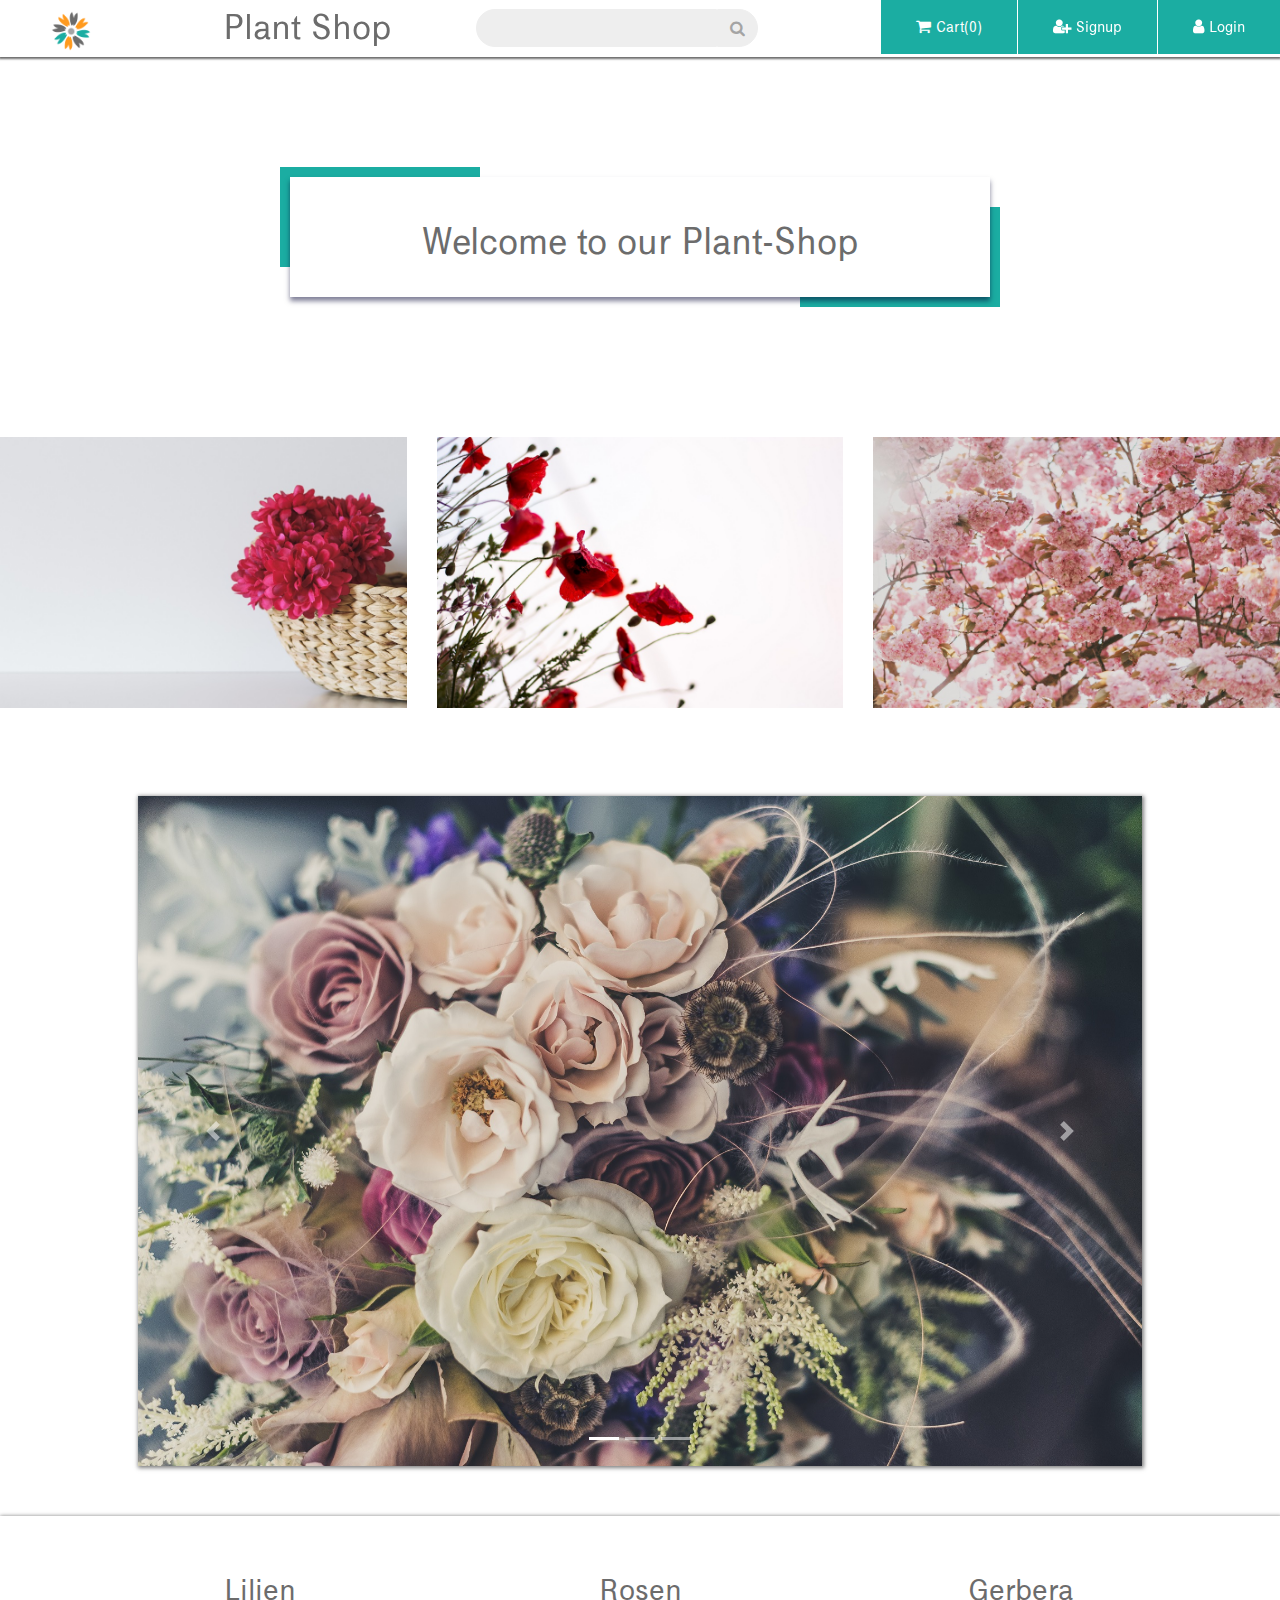
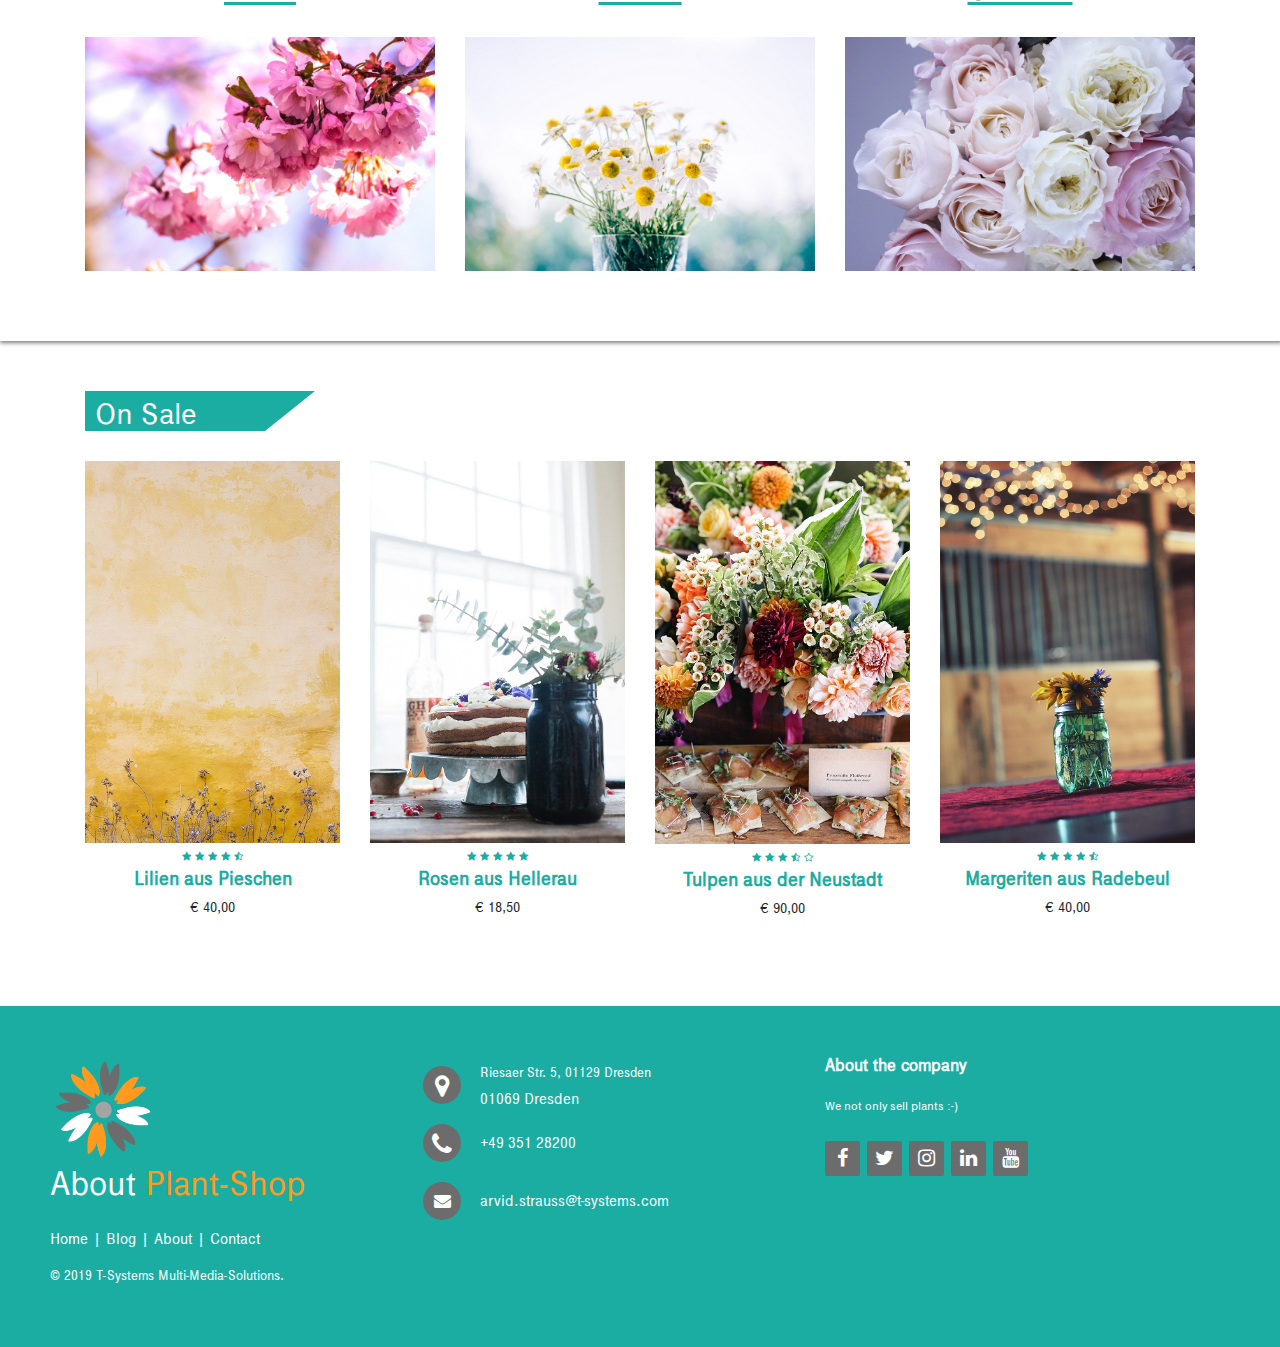
<file: index.html>
<!DOCTYPE html>
<html lang="en">

<head>
  <meta charset="UTF-8" />
  <meta name="viewport" content="width=device-width, initial-scale=1.0" />
  <meta http-equiv="X-UA-Compatible" content="ie=edge" />
  <link rel="stylesheet" href="https://stackpath.bootstrapcdn.com/bootstrap/4.3.1/css/bootstrap.min.css" />
  <link rel="stylesheet" href="https://stackpath.bootstrapcdn.com/font-awesome/4.7.0/css/font-awesome.min.css" />
  <link rel="stylesheet" href="./style.css" />
  <link rel="icon" href="img/favicon.ico" />
  <title>Plant Shop - Home</title>
</head>

<body>
  <script type="text/javascript" src="https://tags.tiqcdn.com/utag/t-systems-ms-training/di-plantshop/prod/utag.js">
  </script>

  <!-- nav-bar -->
  <div class="top-nav-bar">
    <div class="search-box">
      <a href="index.html">
        <img src="./img/logo_200x200.png" alt="Plant-Shop-Logo" class="logo" />
      </a>
      <a href="index.html">
        <h1>Plant Shop</h1>
      </a>
      <input type="text" class="form-control" />
      <span class="input-group-text"><i class="fa fa-search"></i></span>
    </div>
    <div class="menu-bar">
      <ul>
        <li class="submenu">
          <a href="login.html"><i class="fa fa-shopping-cart"></i>Cart(0)</a>
          <div id="shopping-cart">
            <table id="cart-content" class="u-full-width">
              <thead>
                <tr>
                  <th>Image</th>
                  <th>Name</th>
                  <th>Price</th>
                  <th>Qty</th>
                  <th></th>
                </tr>
              </thead>
              <tbody></tbody>
            </table>

            <a href="login.html" id="clear-cart" class="button-clear-cart u-full-width">Buy Now</a>
          </div>
        </li>
        <li>
          <a href="login.html"><i class="fa fa-user-plus"></i>Signup</a>
        </li>
        <li>
          <a href="login.html"><i class="fa fa-user"></i>Login</a>
        </li>
      </ul>
    </div>
  </div>

  <!-- Title -->
  <section class="title-plantshop container">
    <div class="title-box-plantshop">
      <div class="title-style text-center">
        <h1>Welcome to our Plant-Shop</h1>
      </div>
    </div>
  </section>

  <!-- Video Modals -->
  <div class="row">
    <!-- Grid column -->
    <div class="col-lg-4 col-md-12 mb-4">
      <!--Modal: Name-->
      <div class="modal fade" id="modal1" tabindex="-1" role="dialog" aria-labelledby="myModalLabel" aria-hidden="true">
        <div class="modal-dialog modal-lg" role="document">
          <!--Content-->
          <div class="modal-content">
            <!--Body-->
            <div class="modal-body mb-0 p-0">
              <div class="embed-responsive embed-responsive-16by9 z-depth-1-half">
                <div class="embed-responsive-item" id="video1"></div>
              </div>
            </div>

            <!--Footer-->
            <div class="modal-footer justify-content-center">
              <span class="mr-4">Spread the word!</span>
              <a type="button" class="btn-floating btn-sm btn-fb"><i class="fa fa-facebook-f"></i></a>
              <!--Twitter-->
              <a type="button" class="btn-floating btn-sm btn-tw"><i class="fa fa-twitter"></i></a>
              <!--Google +-->
              <a type="button" class="btn-floating btn-sm btn-gplus"><i class="fa fa-google-plus"></i></a>
              <!--Linkedin-->
              <a type="button" class="btn-floating btn-sm btn-ins"><i class="fa fa-linkedin"></i></a>

              <button type="button" class="btn btn-outline-primary btn-rounded btn-md ml-4" data-dismiss="modal">
                Close
              </button>
            </div>
          </div>
          <!--/.Content-->
        </div>
      </div>
      <!--Modal: Name-->

      <a><img class="img-fluid z-depth-1" src="img/modal1.jpg" alt="modal1" data-toggle="modal"
          data-target="#modal1" /></a>
    </div>
    <!-- Grid column -->

    <!-- Grid column -->
    <div class="col-lg-4 col-md-6 mb-4">
      <!--Modal: Name-->
      <div class="modal fade" id="modal6" tabindex="-1" role="dialog" aria-labelledby="myModalLabel" aria-hidden="true">
        <div class="modal-dialog modal-lg" role="document">
          <!--Content-->
          <div class="modal-content">
            <!--Body-->
            <div class="modal-body mb-0 p-0">
              <div class="embed-responsive embed-responsive-16by9 z-depth-1-half">
                <div class="embed-responsive-item" id="video2"></div>
              </div>
            </div>

            <!--Footer-->
            <div class="modal-footer justify-content-center">
              <span class="mr-4">Spread the word!</span>
              <a type="button" class="btn-floating btn-sm btn-fb"><i class="fa fa-facebook-f"></i></a>
              <!--Twitter-->
              <a type="button" class="btn-floating btn-sm btn-tw"><i class="fa fa-twitter"></i></a>
              <!--Google +-->
              <a type="button" class="btn-floating btn-sm btn-gplus"><i class="fa fa-google-plus"></i></a>
              <!--Linkedin-->
              <a type="button" class="btn-floating btn-sm btn-ins"><i class="fa fa-linkedin"></i></a>

              <button type="button" class="btn btn-outline-primary btn-rounded btn-md ml-4" data-dismiss="modal">
                Close
              </button>
            </div>
          </div>
          <!--/.Content-->
        </div>
      </div>
      <!--Modal: Name-->

      <a><img class="img-fluid z-depth-1" src="img/modal2.jpg" alt="modal2" data-toggle="modal"
          data-target="#modal6" /></a>
    </div>
    <!-- Grid column -->

    <!-- Grid column -->
    <div class="col-lg-4 col-md-6 mb-4">
      <!--Modal: Name-->
      <div class="modal fade" id="modal4" tabindex="-1" role="dialog" aria-labelledby="myModalLabel" aria-hidden="true">
        <div class="modal-dialog modal-lg" role="document">
          <!--Content-->
          <div class="modal-content">
            <!--Body-->
            <div class="modal-body mb-0 p-0">
              <div class="embed-responsive embed-responsive-16by9 z-depth-1-half">
                <div class="embed-responsive-item" id="video3"></div>
              </div>
            </div>

            <!--Footer-->
            <div class="modal-footer justify-content-center">
              <span class="mr-4">Spread the word!</span>
              <a type="button" class="btn-floating btn-sm btn-fb"><i class="fa fa-facebook-f"></i></a>
              <!--Twitter-->
              <a type="button" class="btn-floating btn-sm btn-tw"><i class="fa fa-twitter"></i></a>
              <!--Google +-->
              <a type="button" class="btn-floating btn-sm btn-gplus"><i class="fa fa-google-plus"></i></a>
              <!--Linkedin-->
              <a type="button" class="btn-floating btn-sm btn-ins"><i class="fa fa-linkedin"></i></a>

              <button type="button" class="btn btn-outline-primary btn-rounded btn-md ml-4" data-dismiss="modal">
                Close
              </button>
            </div>
          </div>
          <!--/.Content-->
        </div>
      </div>
      <!--Modal: Name-->

      <a><img class="img-fluid z-depth-1" src="img/modal3.jpg" alt="modal3" data-toggle="modal"
          data-target="#modal4" /></a>
    </div>
    <!-- Grid column -->
  </div>

  <!-- header -->
  <section class="header">
    <div class="slider">
      <div id="carouselExampleFade" class="carousel slide carousel-fade" data-ride="carousel">
        <div class="carousel-inner">
          <div class="carousel-item active">
            <img src="./img/flowers3.jpg" class="d-block w-100" />
          </div>
          <div class="carousel-item">
            <img src="./img/flowers2.jpg" class="d-block w-100" />
          </div>
          <div class="carousel-item">
            <img src="./img/flowers1.jpg" class="d-block w-100" />
          </div>
        </div>
        <a class="carousel-control-prev" href="#carouselExampleFade" role="button" data-slide="prev">
          <span class="carousel-control-prev-icon" aria-hidden="true"></span>
          <span class="sr-only">Previous</span>
        </a>
        <a class="carousel-control-next" href="#carouselExampleFade" role="button" data-slide="next">
          <span class="carousel-control-next-icon" aria-hidden="true"></span>
          <span class="sr-only">Next</span>
        </a>
        <ol class="carousel-indicators">
          <li data-target="#slider" data-slide-to="0" class="active"></li>
          <li data-target="#slider" data-slide-to="1"></li>
          <li data-target="#slider" data-slide-to="2"></li>
        </ol>
      </div>
    </div>
  </section>

  <!-- featured Categories -->
  <section class="featured-categories">
    <div class="container">
      <div class="row">
        <div class="col-md-4">
          <h2>Lilien</h2>
          <img src="img/flowers5.jpg" />
        </div>
        <div class="col-md-4">
          <h2>Rosen</h2>
          <img src="img/flowers6.jpg" alt="" />
        </div>
        <div class="col-md-4">
          <h2>Gerbera</h2>
          <img src="img/flowers7.jpg" alt="" />
        </div>
      </div>
    </div>
  </section>

  <!-- on Sale Product -->
  <section class="on-sale">
    <div class="container">
      <div class="title-box">
        <h2>On Sale</h2>
      </div>
      <div class="row">
        <div class="col-md-3">
          <div class="product-top">
            <a href="product.html"><img src="./img/flowers4.jpg" /></a>
            <div class="overlay-right">
              <a href="product.html" class="btn btn-secondary" title="Quick Shop"><i class="fa fa-eye"></i></a>
              <button type="button" class="btn btn-secondary" title="Add to Wishlist">
                <i class="fa fa-heart-o"></i>
              </button>
              <button type="button" class="btn btn-secondary" title="Add to Cart">
                <i class="fa fa-shopping-cart"></i>
              </button>
            </div>
          </div>
          <div class="product-bottom text-center">
            <i class="fa fa-star"></i>
            <i class="fa fa-star"></i>
            <i class="fa fa-star"></i>
            <i class="fa fa-star"></i>
            <i class="fa fa-star-half-o"></i>
            <h3>Lilien aus Pieschen</h3>
            <h5>€ 40,00</h5>
          </div>
        </div>
        <div class="col-md-3">
          <div class="product-top">
            <a href="product.html"><img src="./img/flowers10.jpg" /></a>
            <div class="overlay-right">
              <a href="product.html" class="btn btn-secondary" title="Quick Shop"><i class="fa fa-eye"></i></a>
              <button type="button" class="btn btn-secondary" title="Add to Wishlist">
                <i class="fa fa-heart-o"></i>
              </button>
              <button type="button" class="btn btn-secondary" title="Add to Cart">
                <i class="fa fa-shopping-cart"></i>
              </button>
            </div>
          </div>
          <div class="product-bottom text-center">
            <i class="fa fa-star"></i>
            <i class="fa fa-star"></i>
            <i class="fa fa-star"></i>
            <i class="fa fa-star"></i>
            <i class="fa fa-star"></i>
            <h3>Rosen aus Hellerau</h3>
            <h5>€ 18,50</h5>
          </div>
        </div>
        <div class="col-md-3">
          <div class="product-top">
            <a href="product.html"><img src="./img/flowers8.jpg" /></a>
            <div class="overlay-right">
              <a href="product.html" class="btn btn-secondary" title="Quick Shop"><i class="fa fa-eye"></i></a>
              <button type="button" class="btn btn-secondary" title="Add to Wishlist">
                <i class="fa fa-heart-o"></i>
              </button>
              <button type="button" class="btn btn-secondary" title="Add to Cart">
                <i class="fa fa-shopping-cart"></i>
              </button>
            </div>
          </div>
          <div class="product-bottom text-center">
            <i class="fa fa-star"></i>
            <i class="fa fa-star"></i>
            <i class="fa fa-star"></i>
            <i class="fa fa-star-half-o"></i>
            <i class="fa fa-star-o"></i>
            <h3>Tulpen aus der Neustadt</h3>
            <h5>€ 90,00</h5>
          </div>
        </div>
        <div class="col-md-3">
          <div class="product-top">
            <a href="product.html"><img src="./img/flowers9.jpg" /></a>
            <div class="overlay-right">
              <a href="product.html" class="btn btn-secondary" title="Quick Shop"><i class="fa fa-eye"></i></a>
              <button type="button" class="btn btn-secondary" title="Add to Wishlist">
                <i class="fa fa-heart-o"></i>
              </button>
              <button type="button" class="btn btn-secondary" title="Add to Cart">
                <i class="fa fa-shopping-cart"></i>
              </button>
            </div>
          </div>
          <div class="product-bottom text-center">
            <i class="fa fa-star"></i>
            <i class="fa fa-star"></i>
            <i class="fa fa-star"></i>
            <i class="fa fa-star"></i>
            <i class="fa fa-star-half-o"></i>
            <h3>Margeriten aus Radebeul</h3>
            <h5>€ 40,00</h5>
          </div>
        </div>
      </div>
    </div>
  </section>

  <!-- footer -->
  <footer class="footer-distributed">
    <div class="footer-left">
      <img src="img/logo_white_200x200.png" />
      <h3>About<span> Plant-Shop</span></h3>

      <p class="footer-links">
        <a href="#">Home</a>
        |
        <a href="#">Blog</a>
        |
        <a href="#">About</a>
        |
        <a href="#">Contact</a>
      </p>

      <p class="footer-company-name">
        © 2019 T-Systems Multi-Media-Solutions.
      </p>
    </div>

    <div class="footer-center">
      <div>
        <i class="fa fa-map-marker"></i>
        <p>
          <span>Riesaer Str. 5, 01129 Dresden</span>
          01069 Dresden
        </p>
      </div>

      <div>
        <i class="fa fa-phone"></i>
        <p>+49 351 28200</p>
      </div>
      <div>
        <i class="fa fa-envelope"></i>
        <p>
          <a href="mailto:arvid.strauss@t-systems.com">arvid.strauss@t-systems.com</a>
        </p>
      </div>
    </div>
    <div class="footer-right">
      <p class="footer-company-about">
        <span>About the company</span>
        We not only sell plants :-)
      </p>
      <div class="footer-icons">
        <a href="#"><i class="fa fa-facebook"></i></a>
        <a href="#"><i class="fa fa-twitter"></i></a>
        <a href="#"><i class="fa fa-instagram"></i></a>
        <a href="#"><i class="fa fa-linkedin"></i></a>
        <a href="#"><i class="fa fa-youtube"></i></a>
      </div>
    </div>
  </footer>

  <script src="https://code.jquery.com/jquery-3.3.1.slim.min.js"></script>
  <script src="https://stackpath.bootstrapcdn.com/bootstrap/4.3.1/js/bootstrap.min.js"></script>
  <script src="js/script.js"></script>
</body>

</html>
</file>
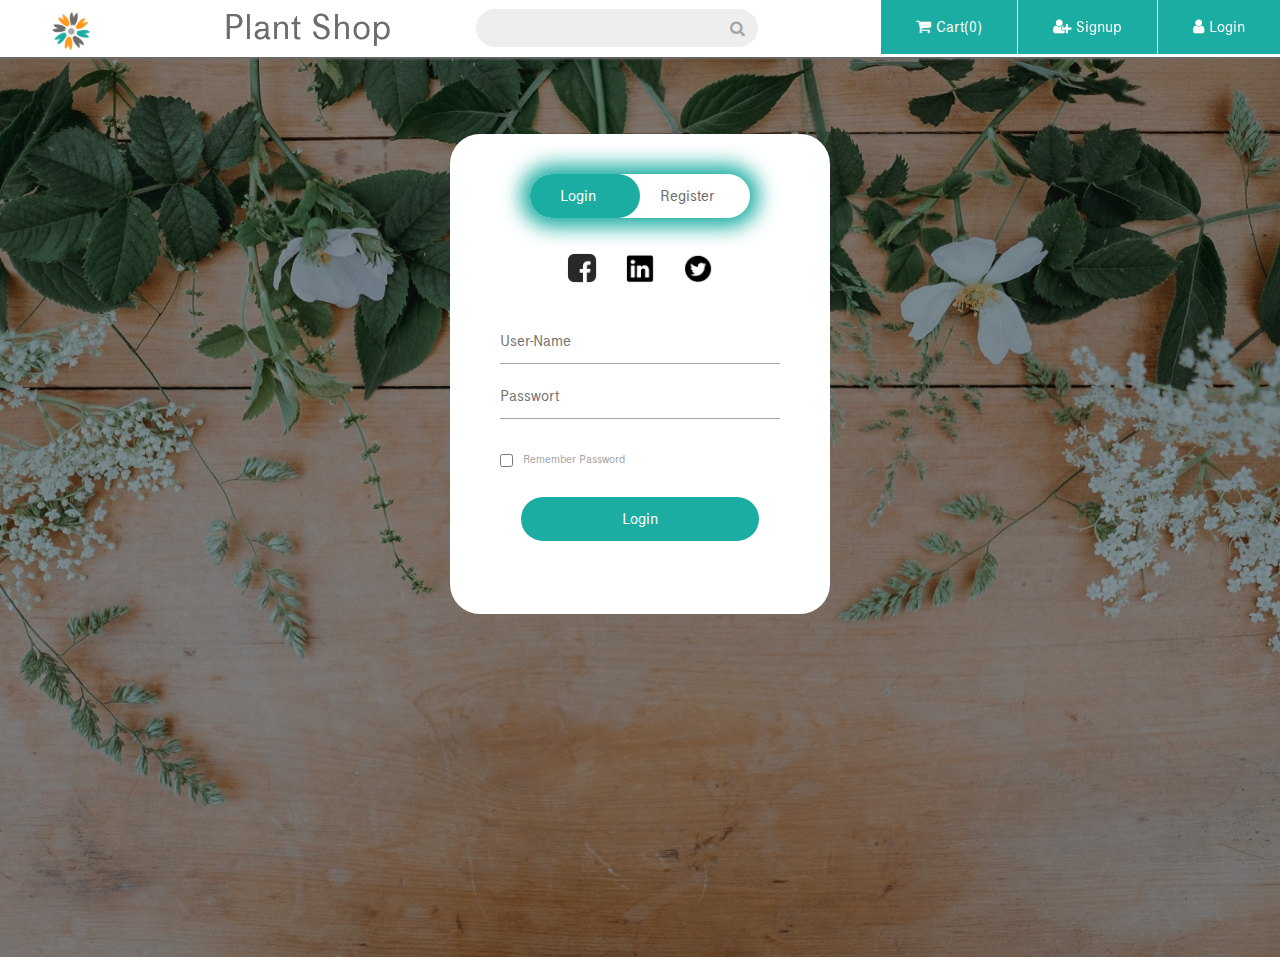
<file: login.html>
<!DOCTYPE html>
<html lang="en">

<head>
  <meta charset="UTF-8" />
  <meta name="viewport" content="width=device-width, initial-scale=1.0" />
  <meta http-equiv="X-UA-Compatible" content="ie=edge" />
  <link rel="stylesheet" href="https://stackpath.bootstrapcdn.com/bootstrap/4.3.1/css/bootstrap.min.css" />
  <link rel="stylesheet" href="https://stackpath.bootstrapcdn.com/font-awesome/4.7.0/css/font-awesome.min.css" />
  <link rel="stylesheet" href="./style.css" />
  <link rel="stylesheet" href="./login.css" />
  <link rel="icon" href="img/favicon.ico" />
  <title>Login</title>

  <!-- Embed Webtrekk Tracking Script v4 Pixel  -->
  <script src="js/webtrekk_v4.min.js"></script>

  <!-- Konfiguration Webtrekk v4 Pixel -->
  <script type="text/javascript">
    var pageconfig = {
      contentId: "", // generiert eine automatische Content ID aus der URL
      linkTrack: "link", // aktiviert das Linktracking [link oder standard]
      linkTrackAttribute: "id"
    };
    var wt = new webtrekkV3(pageconfig);
    wt.sendinfo();
  </script>

  <!-- the Webtrekk Tracking-Pixel -->
  <noscript>
    <img src="https://tsystems01.webtrekk.net/371090051465173/wt?p=445,0" height="1" width="1" alt="" />
  </noscript>
</head>

<body>
  <!-- nav-bar -->
  <div class="top-nav-bar">
    <div class="search-box">
      <a href="index.html">
        <img src="./img/logo_200x200.png" alt="Plant-Shop-Logo" class="logo" />
      </a>
      <a href="index.html">
        <h1>Plant Shop</h1>
      </a>
      <input type="text" class="form-control" />
      <span class="input-group-text"><i class="fa fa-search"></i></span>
    </div>
    <div class="menu-bar">
      <ul>
        <li class="submenu">
          <a href="login.html"><i class="fa fa-shopping-cart"></i>Cart(0)</a>
          <div id="shopping-cart">
            <table id="cart-content" class="u-full-width">
              <thead>
                <tr>
                  <th>Image</th>
                  <th>Name</th>
                  <th>Price</th>
                  <th></th>
                </tr>
              </thead>
              <tbody></tbody>
            </table>

            <a href="#" id="clear-cart" class="button-clear-cart u-full-width">Clear Cart</a>
          </div>
        </li>
        <li>
          <a href="login.html"><i class="fa fa-user-plus"></i>Signup</a>
        </li>
        <li>
          <a href="login.html"><i class="fa fa-user"></i>Login</a>
        </li>
      </ul>
    </div>
  </div>

  <!-- Login-Form -->
  <section id="hero">
    <div class="form-box">
      <div class="button-box">
        <div id="btn"></div>
        <button id="login-btn" onclick="login()">
          Login
        </button>
        <button id="register-btn" onclick="register()">
          Register
        </button>
      </div>
      <div class="social-icons">
        <img src="./img/fb.png" alt="facebook-icon" />
        <img src="./img/ln.png" alt="linkedin-icon" />
        <img src="./img/tw.png" alt="twitter-icon" />
      </div>

      <form id="login-form" action="success.html">
        <input type="text" placeholder="User-Name" required />
        <input type="password" placeholder="Passwort" required />
        <input type="checkbox" id="login-checkbox" /><label for="login-checkbox">Remember Password</label>
        <button type="submit">Login</button>
      </form>

      <form id="register-form" action="success.html">
        <input type="text" placeholder="User-Name" required />
        <input type="text" placeholder="E-Mail" required />
        <input type="password" placeholder="Passwort" required />
        <input type="checkbox" id="register-checkbox" /><label for="register-checkbox">I agree to the terms &
          conditions</label>
        <button type="submit">Register</button>
      </form>
    </div>
  </section>

  <script src="js/script.js"></script>
  <!-- Sliding Buttons -->
  <script>
    var x = document.getElementById("login-form");
    var y = document.getElementById("register-form");
    var z = document.getElementById("btn");
    var l = document.getElementById("login-btn");
    var r = document.getElementById("register-btn");

    function register() {
      x.style.left = "-400px";
      y.style.left = "50px";
      z.style.left = "110px";
      l.style.color = "var(--darkgrey)";
      r.style.color = "var(--white)";
    }

    function login() {
      x.style.left = "50px";
      y.style.left = "450px";
      z.style.left = "0";
      r.style.color = "var(--darkgrey)";
      l.style.color = "var(--white)";
    }
  </script>
</body>

</html>
</file>
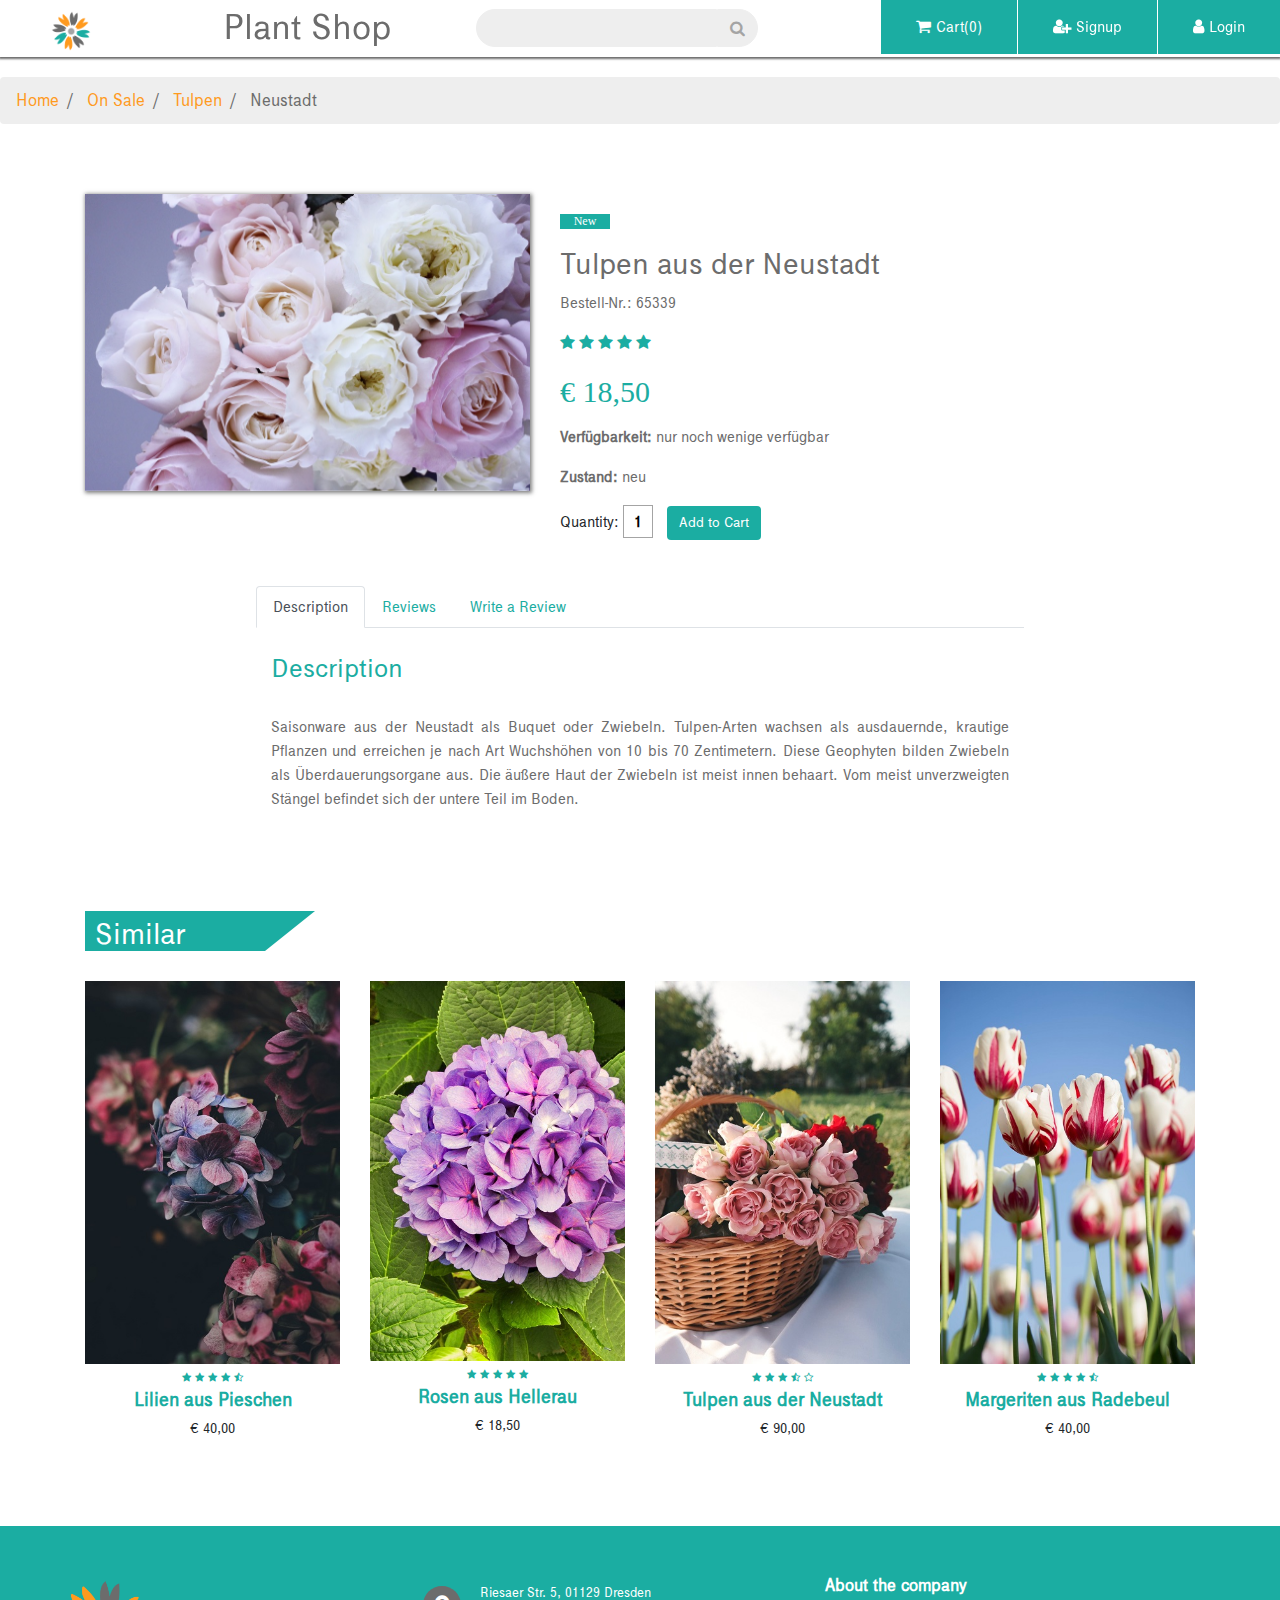
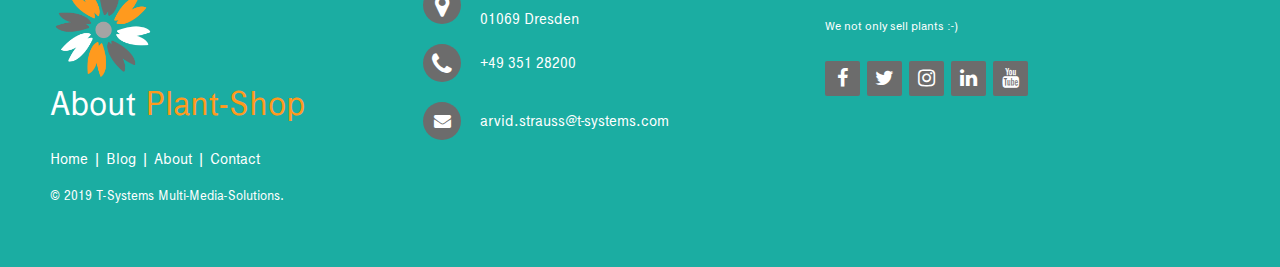
<file: product-similar.html>
<!DOCTYPE html>
<html lang="en">

<head>
  <meta charset="UTF-8" />
  <meta name="viewport" content="width=device-width, initial-scale=1.0" />
  <meta http-equiv="X-UA-Compatible" content="ie=edge" />
  <link rel="stylesheet" href="https://stackpath.bootstrapcdn.com/bootstrap/4.3.1/css/bootstrap.min.css" />
  <link rel="stylesheet" href="https://stackpath.bootstrapcdn.com/font-awesome/4.7.0/css/font-awesome.min.css" />
  <link rel="stylesheet" href="./style.css" />
  <link rel="icon" href="./img/favicon.ico" />
  <title>Plant-Shop Tulpen Neustadt</title>

  <!-- Embed Webtrekk Tracking Script v4 Pixel  -->
  <script src="js/webtrekk_v4.min.js"></script>

  <!-- Konfiguration Webtrekk v4 Pixel -->
  <script type="text/javascript">
    var pageconfig = {
      contentId: "", // generiert eine automatische Content ID aus der URL
      linkTrack: "link", // aktiviert das Linktracking [link oder standard]
      linkTrackAttribute: "id"
    };
    var wt = new webtrekkV3(pageconfig);

    wt.contentGroup = {
      11: "Tulpen"
    };
    wt.productCategory = {
      2: "Neustadt-Tulpen"
    };

    wt.product = "Tulpen aus der Neustadt";
    wt.productCost = "18.50";
    wt.productStatus = "view"; // view, add or conf

    wt.sendinfo();
  </script>

  <!-- the Webtrekk Tracking-Pixel -->
  <noscript>
    <img src="https://tsystems01.webtrekk.net/371090051465173/wt?p=445,0" height="1" width="1" alt="" />
  </noscript>
</head>

<body>
  <!-- nav-bar -->
  <div class="top-nav-bar">
    <div class="search-box">
      <a href="index.html">
        <img src="./img/logo_200x200.png" alt="Plant-Shop-Logo" class="logo" />
      </a>
      <a href="index.html">
        <h1>Plant Shop</h1>
      </a>
      <input type="text" class="form-control" />
      <span class="input-group-text"><i class="fa fa-search"></i></span>
    </div>
    <div class="menu-bar">
      <ul>
        <li class="submenu">
          <a href="login.html"><i class="fa fa-shopping-cart"></i>Cart(0)</a>
          <div id="shopping-cart">
            <table id="cart-content" class="u-full-width">
              <thead>
                <tr>
                  <th>Image</th>
                  <th>Name</th>
                  <th>Price</th>
                  <th>Qty</th>
                  <th></th>
                </tr>
              </thead>
              <tbody></tbody>
            </table>

            <a href="login.html" id="clear-cart" class="button-clear-cart u-full-width">Buy Now</a>
          </div>
        </li>
        <li>
          <a href="login.html"><i class="fa fa-user-plus"></i>Signup</a>
        </li>
        <li>
          <a href="login.html"><i class="fa fa-user"></i>Login</a>
        </li>
      </ul>
    </div>
  </div>

  <!-- Breadcrumb -->
  <ul class="breadcrumb">
    <li><a href="index.html">Home</a></li>
    <li><a href="#">On Sale</a></li>
    <li><a href="#">Tulpen</a></li>
    <li>Neustadt</li>
  </ul>

  <!-- product details -->
  <div class="product-detail">
    <!-- Single product -->
    <div class="single-product container">
      <div class="row">
        <div class="col-md-5">
          <div id="product-slider" class="carousel slide carousel-fade" data-ride="carousel">
            <div class="carousel-inner">
              <div class="carousel-item active">
                <img src="./img/flowers7.jpg" class="img-one d-block w-100" />
              </div>
              <div class="carousel-item">
                <img src="./img/flowers6.jpg" class="d-block w-100" />
              </div>
              <div class="carousel-item">
                <img src="./img/flowers5.jpg" class="d-block w-100" />
              </div>
            </div>
          </div>
        </div>
        <div class="col-md-7">
          <p class="new-arrival text-center">New</p>
          <h2 id="title-product">Tulpen aus der Neustadt</h2>
          <p>Bestell-Nr.: 65339</p>
          <i class="fa fa-star"></i>
          <i class="fa fa-star"></i>
          <i class="fa fa-star"></i>
          <i class="fa fa-star"></i>
          <i class="fa fa-star"></i>
          <p class="price">€ 18,50</p>
          <p><b>Verfügbarkeit: </b>nur noch wenige verfügbar</p>
          <p><b>Zustand: </b>neu</p>
          <label for="productQuantity">Quantity: </label>
          <input id="productQuantity" type="text" value="1" />
          <button class="btn btn-primary add-to-cart" id="add-to-cart" data-id="2">
            Add to Cart
          </button>
        </div>
      </div>
    </div>

    <!-- Product description -->
    <div class="product-description">
      <br />
      <!-- Nav tabs -->
      <ul class="nav nav-tabs">
        <li class="nav-item">
          <a class="nav-link active" data-toggle="tab" href="#description">Description</a>
        </li>
        <li class="nav-item">
          <a class="nav-link" data-toggle="tab" href="#reviews">Reviews</a>
        </li>
        <li class="nav-item">
          <a class="nav-link" data-toggle="tab" href="#make-review">Write a Review</a>
        </li>
      </ul>

      <!-- Tab panes -->
      <div class="tab-content">
        <div id="description" class="container tab-pane active">
          <br />
          <h3>Description</h3>
          <p>
            Saisonware aus der Neustadt als Buquet oder Zwiebeln. Tulpen-Arten
            wachsen als ausdauernde, krautige Pflanzen und erreichen je nach
            Art Wuchshöhen von 10 bis 70 Zentimetern. Diese Geophyten bilden
            Zwiebeln als Überdauerungsorgane aus. Die äußere Haut der Zwiebeln
            ist meist innen behaart. Vom meist unverzweigten Stängel befindet
            sich der untere Teil im Boden.
          </p>
        </div>

        <div id="reviews" class="container tab-pane fade">
          <br />
          <h3>Reviews</h3>
          <p>
            No reviews yet.
          </p>
        </div>
        <div id="make-review" class="container tab-pane fade">
          <br />
          <h3>Write A Review</h3>
          <form class="review-form">
            <div class="text-input">
              <label for="name">Name:</label>
              <input id="name" />
            </div>

            <p>
              <label for="review">Review:</label>
              <textarea id="review"></textarea>
            </p>

            <p>
              <label for="rating">Rating:</label>
              <select id="rating">
                <option>5</option>
                <option>4</option>
                <option>3</option>
                <option>2</option>
                <option>1</option>
              </select>
            </p>

            <p>Would you recommend this product?</p>

            <div class="form-check">
              <input class="form-check-input" type="radio" name="exampleRadios" id="exampleRadios1" value="option1"
                checked />
              <label class="form-check-label" for="exampleRadios1">
                Yes
              </label>
            </div>
            <div class="form-check">
              <input class="form-check-input" type="radio" name="exampleRadios" id="exampleRadios2" value="option2" />
              <label class="form-check-label" for="exampleRadios2">
                No
              </label>
            </div>

            <input type="submit" value="Submit" />
          </form>
        </div>
      </div>
    </div>
  </div>

  <!-- Similar Product -->
  <section id="similar-products">
    <div class="container">
      <div class="title-box">
        <h2>Similar</h2>
      </div>
      <div class="row">
        <div class="col-md-3">
          <div class="product-top">
            <img src="./img/flowers11.jpg" />
            <div class="overlay-right">
              <a href="product.html" class="btn btn-secondary" title="Quick Shop"><i class="fa fa-eye"></i></a>
              <button type="button" class="btn btn-secondary" title="Add to Wishlist">
                <i class="fa fa-heart-o"></i>
              </button>
              <button type="button" class="btn btn-secondary" title="Add to Cart">
                <i class="fa fa-shopping-cart"></i>
              </button>
            </div>
          </div>
          <div class="product-bottom text-center">
            <i class="fa fa-star"></i>
            <i class="fa fa-star"></i>
            <i class="fa fa-star"></i>
            <i class="fa fa-star"></i>
            <i class="fa fa-star-half-o"></i>
            <h3>Lilien aus Pieschen</h3>
            <h5>€ 40,00</h5>
          </div>
        </div>
        <div class="col-md-3">
          <div class="product-top">
            <img src="./img/flowers12.jpg" />
            <div class="overlay-right">
              <button type="button" class="btn btn-secondary" title="Quick Shop">
                <i class="fa fa-eye"></i>
              </button>
              <button type="button" class="btn btn-secondary" title="Add to Wishlist">
                <i class="fa fa-heart-o"></i>
              </button>
              <button type="button" class="btn btn-secondary" title="Add to Cart">
                <i class="fa fa-shopping-cart"></i>
              </button>
            </div>
          </div>
          <div class="product-bottom text-center">
            <i class="fa fa-star"></i>
            <i class="fa fa-star"></i>
            <i class="fa fa-star"></i>
            <i class="fa fa-star"></i>
            <i class="fa fa-star"></i>
            <h3>Rosen aus Hellerau</h3>
            <h5>€ 18,50</h5>
          </div>
        </div>
        <div class="col-md-3">
          <div class="product-top">
            <img src="./img/flowers13.jpg" />
            <div class="overlay-right">
              <button type="button" class="btn btn-secondary" title="Quick Shop">
                <i class="fa fa-eye"></i>
              </button>
              <button type="button" class="btn btn-secondary" title="Add to Wishlist">
                <i class="fa fa-heart-o"></i>
              </button>
              <button type="button" class="btn btn-secondary" title="Add to Cart">
                <i class="fa fa-shopping-cart"></i>
              </button>
            </div>
          </div>
          <div class="product-bottom text-center">
            <i class="fa fa-star"></i>
            <i class="fa fa-star"></i>
            <i class="fa fa-star"></i>
            <i class="fa fa-star-half-o"></i>
            <i class="fa fa-star-o"></i>
            <h3>Tulpen aus der Neustadt</h3>
            <h5>€ 90,00</h5>
          </div>
        </div>
        <div class="col-md-3">
          <div class="product-top">
            <img src="./img/flowers14.jpg" />
            <div class="overlay-right">
              <button type="button" class="btn btn-secondary" title="Quick Shop">
                <i class="fa fa-eye"></i>
              </button>
              <button type="button" class="btn btn-secondary" title="Add to Wishlist">
                <i class="fa fa-heart-o"></i>
              </button>
              <button type="button" class="btn btn-secondary" title="Add to Cart">
                <i class="fa fa-shopping-cart"></i>
              </button>
            </div>
          </div>
          <div class="product-bottom text-center">
            <i class="fa fa-star"></i>
            <i class="fa fa-star"></i>
            <i class="fa fa-star"></i>
            <i class="fa fa-star"></i>
            <i class="fa fa-star-half-o"></i>
            <h3>Margeriten aus Radebeul</h3>
            <h5>€ 40,00</h5>
          </div>
        </div>
      </div>
    </div>
  </section>

  <!-- footer -->
  <footer class="footer-distributed">
    <div class="footer-left">
      <img src="img/logo_white_200x200.png" />
      <h3>About<span> Plant-Shop</span></h3>

      <p class="footer-links">
        <a href="#">Home</a>
        |
        <a href="#">Blog</a>
        |
        <a href="#">About</a>
        |
        <a href="#">Contact</a>
      </p>

      <p class="footer-company-name">
        © 2019 T-Systems Multi-Media-Solutions.
      </p>
    </div>

    <div class="footer-center">
      <div>
        <i class="fa fa-map-marker"></i>
        <p>
          <span>Riesaer Str. 5, 01129 Dresden</span>
          01069 Dresden
        </p>
      </div>

      <div>
        <i class="fa fa-phone"></i>
        <p>+49 351 28200</p>
      </div>
      <div>
        <i class="fa fa-envelope"></i>
        <p>
          <a href="mailto:arvid.strauss@t-systems.com">arvid.strauss@t-systems.com</a>
        </p>
      </div>
    </div>
    <div class="footer-right">
      <p class="footer-company-about">
        <span>About the company</span>
        We not only sell plants :-)
      </p>
      <div class="footer-icons">
        <a href="#"><i class="fa fa-facebook"></i></a>
        <a href="#"><i class="fa fa-twitter"></i></a>
        <a href="#"><i class="fa fa-instagram"></i></a>
        <a href="#"><i class="fa fa-linkedin"></i></a>
        <a href="#"><i class="fa fa-youtube"></i></a>
      </div>
    </div>
  </footer>

  <script src="https://code.jquery.com/jquery-3.3.1.slim.min.js"></script>
  <script src="https://stackpath.bootstrapcdn.com/bootstrap/4.3.1/js/bootstrap.min.js"></script>
  <script src="js/script.js"></script>
</body>

</html>
</file>
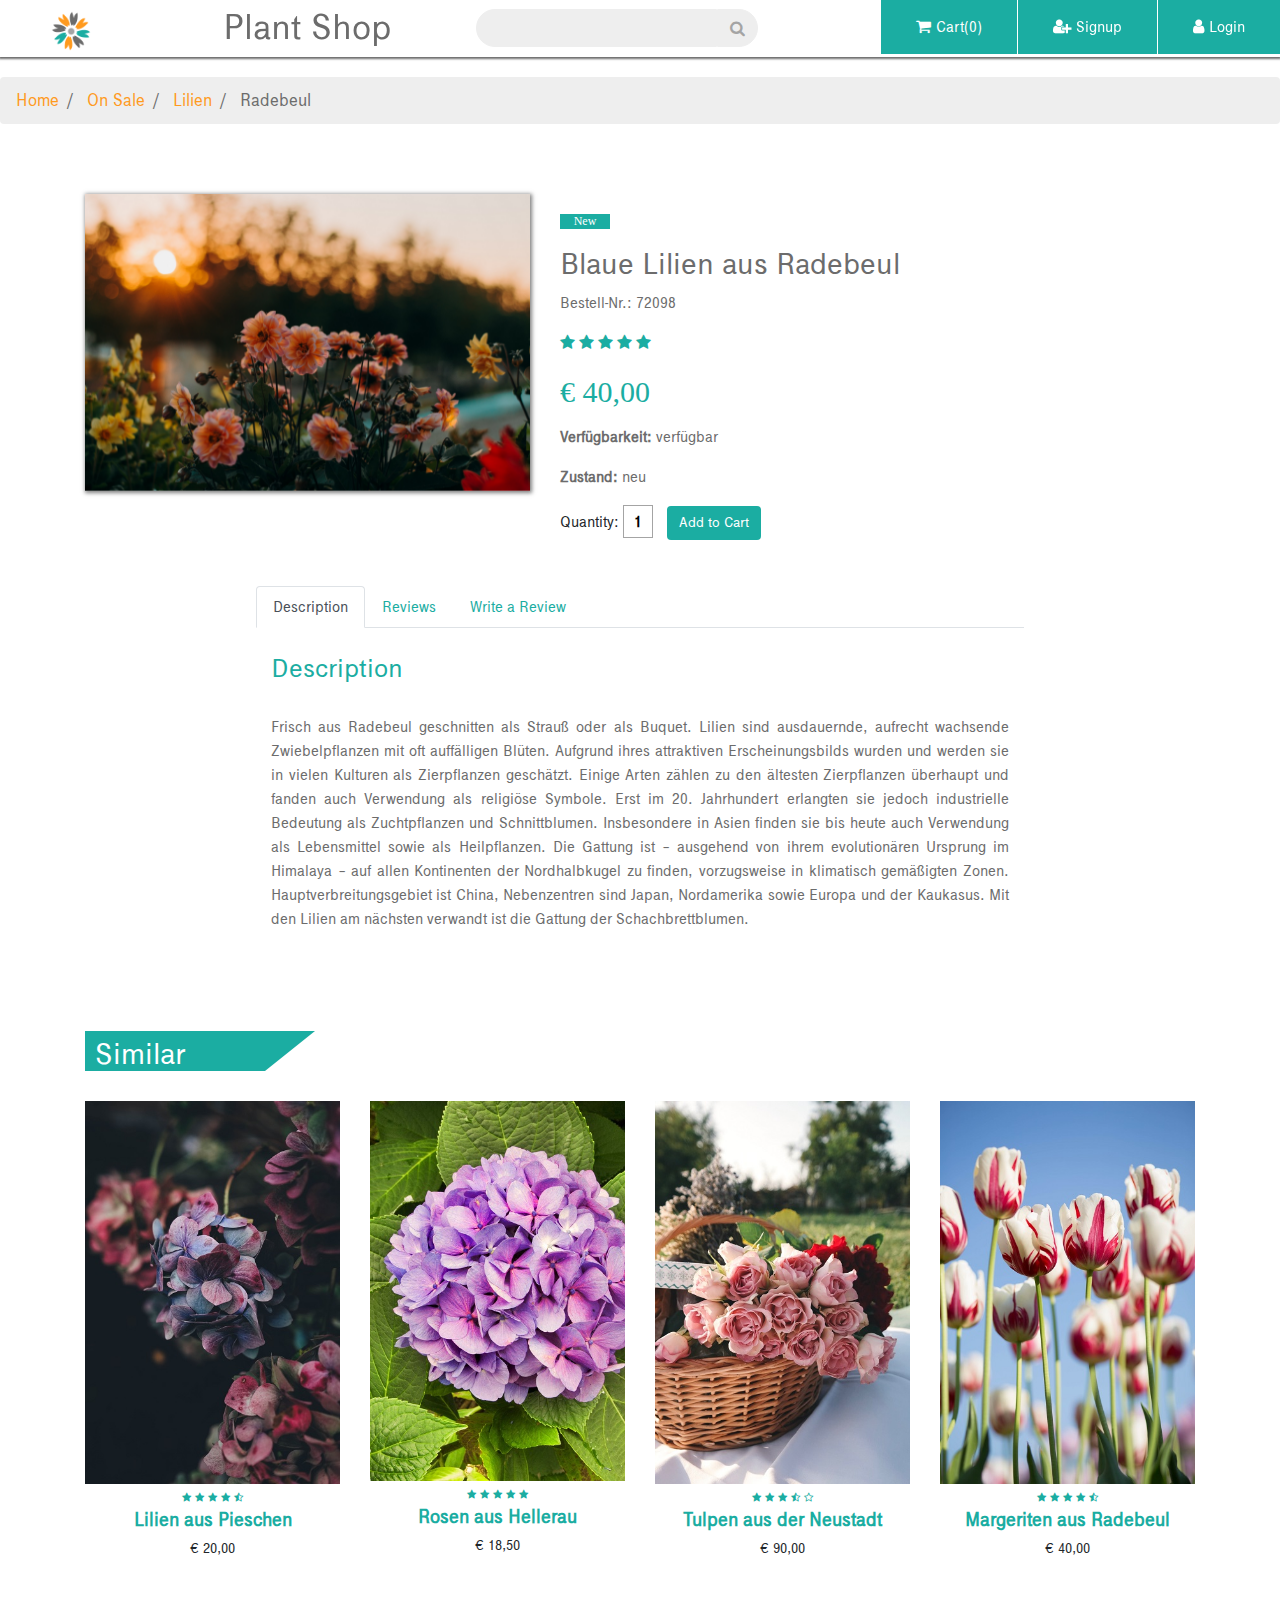
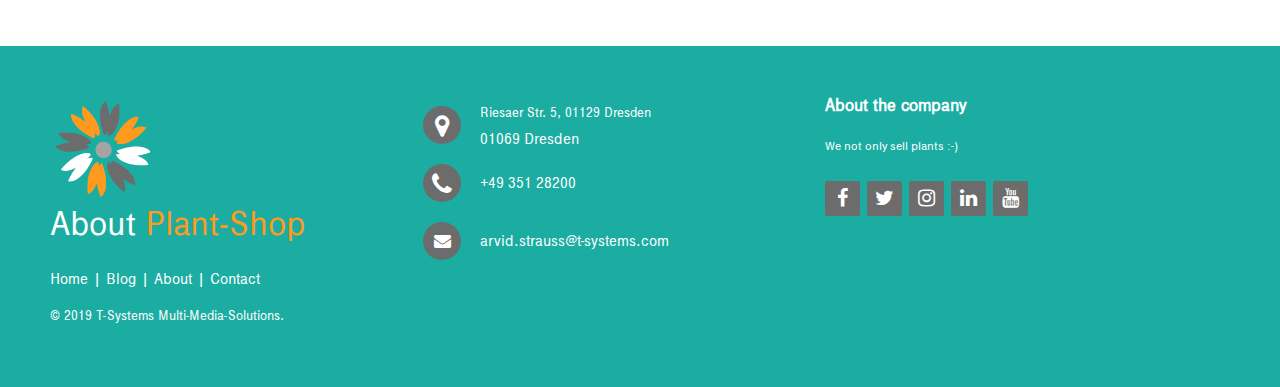
<file: product.html>
<!DOCTYPE html>
<html lang="en">

<head>
  <meta charset="UTF-8" />
  <meta name="viewport" content="width=device-width, initial-scale=1.0" />
  <meta http-equiv="X-UA-Compatible" content="ie=edge" />
  <link rel="stylesheet" href="https://stackpath.bootstrapcdn.com/bootstrap/4.3.1/css/bootstrap.min.css" />
  <link rel="stylesheet" href="https://stackpath.bootstrapcdn.com/font-awesome/4.7.0/css/font-awesome.min.css" />
  <link rel="stylesheet" href="./style.css" />
  <link rel="icon" href="./img/favicon.ico" />
  <title>Plant-Shop Blaue Lilien</title>

  <!-- Embed Webtrekk Tracking Script v4 Pixel  -->
  <script src="js/webtrekk_v4.min.js"></script>

  <!-- Konfiguration Webtrekk v4 Pixel -->
  <script type="text/javascript">
    var pageconfig = {
      contentId: "", // generiert eine automatische Content ID aus der URL
      linkTrack: "link", // aktiviert das Linktracking [link oder standard]
      linkTrackAttribute: "id"
    };
    var wt = new webtrekkV3(pageconfig);

    wt.contentGroup = {
      11: "Lilien"
    };
    wt.productCategory = {
      1: "Lilien-Radebeul-blau"
    };

    wt.product = "Blaue Lilien aus Radebeul";
    wt.productStatus = "view"; // view, add or conf

    wt.sendinfo();
  </script>

  <!-- the Webtrekk Tracking-Pixel -->
  <noscript>
    <img src="https://tsystems01.webtrekk.net/371090051465173/wt?p=445,0" height="1" width="1" alt="" />
  </noscript>
</head>

<body>
  <!-- nav-bar -->
  <div class="top-nav-bar">
    <div class="search-box">
      <a href="index.html">
        <img src="./img/logo_200x200.png" alt="Plant-Shop-Logo" class="logo" />
      </a>
      <a href="index.html">
        <h1>Plant Shop</h1>
      </a>
      <input type="text" class="form-control" />
      <span class="input-group-text"><i class="fa fa-search"></i></span>
    </div>
    <div class="menu-bar">
      <ul>
        <li class="submenu">
          <a href="login.html"><i class="fa fa-shopping-cart"></i>Cart(0)</a>
          <div id="shopping-cart">
            <table id="cart-content" class="u-full-width">
              <thead>
                <tr>
                  <th>Image</th>
                  <th>Name</th>
                  <th>Price</th>
                  <th>Qty</th>
                  <th></th>
                </tr>
              </thead>
              <tbody></tbody>
            </table>

            <a href="login.html" id="clear-cart" class="button-clear-cart u-full-width">Buy Now</a>
          </div>
        </li>
        <li>
          <a href="login.html"><i class="fa fa-user-plus"></i>Signup</a>
        </li>
        <li>
          <a href="login.html"><i class="fa fa-user"></i>Login</a>
        </li>
      </ul>
    </div>
  </div>

  <!-- Breadcrumb -->
  <ul class="breadcrumb">
    <li><a href="index.html">Home</a></li>
    <li><a href="#">On Sale</a></li>
    <li><a href="#">Lilien</a></li>
    <li>Radebeul</li>
  </ul>

  <!-- product details -->
  <div class="product-detail">
    <!-- Single product -->
    <div class="single-product container">
      <div class="row">
        <div class="col-md-5">
          <div id="product-slider" class="carousel slide carousel-fade" data-ride="carousel">
            <div class="carousel-inner">
              <div class="carousel-item active">
                <img src="./img/flowers1.jpg" class="img-one d-block w-100" />
              </div>
              <div class="carousel-item">
                <img src="./img/flowers2.jpg" class="d-block w-100" />
              </div>
              <div class="carousel-item">
                <img src="./img/flowers3.jpg" class="d-block w-100" />
              </div>
            </div>
          </div>
        </div>
        <div class="col-md-7">
          <p class="new-arrival text-center">New</p>
          <h2 id="title-product">Blaue Lilien aus Radebeul</h2>
          <p>Bestell-Nr.: 72098</p>
          <i class="fa fa-star"></i>
          <i class="fa fa-star"></i>
          <i class="fa fa-star"></i>
          <i class="fa fa-star"></i>
          <i class="fa fa-star"></i>
          <p class="price">€ 40,00</p>
          <p><b>Verfügbarkeit: </b>verfügbar</p>
          <p><b>Zustand: </b>neu</p>
          <label for="productQuantity">Quantity: </label>
          <input id="productQuantity" type="text" value="1" />
          <button class="btn btn-primary add-to-cart" id="add-to-cart" data-id="1">
            Add to Cart
          </button>
        </div>
      </div>
    </div>

    <!-- Product description -->
    <div class="product-description">
      <br />
      <!-- Nav tabs -->
      <ul class="nav nav-tabs">
        <li class="nav-item">
          <a class="nav-link active" data-toggle="tab" href="#description">Description</a>
        </li>
        <li class="nav-item">
          <a class="nav-link" data-toggle="tab" href="#reviews">Reviews</a>
        </li>
        <li class="nav-item">
          <a class="nav-link" data-toggle="tab" href="#make-review">Write a Review</a>
        </li>
      </ul>

      <!-- Tab panes -->
      <div class="tab-content">
        <div id="description" class="container tab-pane active">
          <br />
          <h3>Description</h3>
          <p>
            Frisch aus Radebeul geschnitten als Strauß oder als Buquet. Lilien
            sind ausdauernde, aufrecht wachsende Zwiebelpflanzen mit oft
            auffälligen Blüten. Aufgrund ihres attraktiven Erscheinungsbilds
            wurden und werden sie in vielen Kulturen als Zierpflanzen
            geschätzt. Einige Arten zählen zu den ältesten Zierpflanzen
            überhaupt und fanden auch Verwendung als religiöse Symbole. Erst
            im 20. Jahrhundert erlangten sie jedoch industrielle Bedeutung als
            Zuchtpflanzen und Schnittblumen. Insbesondere in Asien finden sie
            bis heute auch Verwendung als Lebensmittel sowie als Heilpflanzen.
            Die Gattung ist – ausgehend von ihrem evolutionären Ursprung im
            Himalaya – auf allen Kontinenten der Nordhalbkugel zu finden,
            vorzugsweise in klimatisch gemäßigten Zonen.
            Hauptverbreitungsgebiet ist China, Nebenzentren sind Japan,
            Nordamerika sowie Europa und der Kaukasus. Mit den Lilien am
            nächsten verwandt ist die Gattung der Schachbrettblumen.
          </p>
        </div>
        <div id="reviews" class="container tab-pane fade">
          <br />
          <h3>Reviews</h3>
          <p>
            No reviews yet.
          </p>
        </div>
        <div id="make-review" class="container tab-pane fade">
          <br />
          <h3>Write A Review</h3>
          <form class="review-form">
            <div class="text-input">
              <label for="name">Name:</label>
              <input id="name" />
            </div>

            <p>
              <label for="review">Review:</label>
              <textarea id="review"></textarea>
            </p>

            <p>
              <label for="rating">Rating:</label>
              <select id="rating">
                <option>5</option>
                <option>4</option>
                <option>3</option>
                <option>2</option>
                <option>1</option>
              </select>
            </p>

            <p>Would you recommend this product?</p>

            <div class="form-check">
              <input class="form-check-input" type="radio" name="exampleRadios" id="exampleRadios1" value="option1"
                checked />
              <label class="form-check-label" for="exampleRadios1">
                Yes
              </label>
            </div>
            <div class="form-check">
              <input class="form-check-input" type="radio" name="exampleRadios" id="exampleRadios2" value="option2" />
              <label class="form-check-label" for="exampleRadios2">
                No
              </label>
            </div>

            <input type="submit" value="Submit" />
          </form>
        </div>
      </div>
    </div>
  </div>

  <!-- Similar Product -->
  <section id="similar-products">
    <div class="container">
      <div class="title-box">
        <h2>Similar</h2>
      </div>
      <div class="row">
        <div class="col-md-3">
          <div class="product-top">
            <a href="product-similar.html"><img src="./img/flowers11.jpg" /></a>
            <div class="overlay-right">
              <a href="product-similar.html" class="btn btn-secondary" title="Quick Shop"><i class="fa fa-eye"></i></a>
              <button type="button" class="btn btn-secondary" title="Add to Wishlist">
                <i class="fa fa-heart-o"></i>
              </button>
              <button type="button" class="btn btn-secondary" title="Add to Cart">
                <i class="fa fa-shopping-cart"></i>
              </button>
            </div>
          </div>
          <div class="product-bottom text-center">
            <i class="fa fa-star"></i>
            <i class="fa fa-star"></i>
            <i class="fa fa-star"></i>
            <i class="fa fa-star"></i>
            <i class="fa fa-star-half-o"></i>
            <h3>Lilien aus Pieschen</h3>
            <h5>€ 20,00</h5>
          </div>
        </div>
        <div class="col-md-3">
          <div class="product-top">
            <a href="product-similar.html"><img src="./img/flowers12.jpg" /></a>
            <div class="overlay-right">
              <a href="product-similar.html" class="btn btn-secondary" title="Quick Shop">
                <i class="fa fa-eye"></i>
              </a>
              <button type="button" class="btn btn-secondary" title="Add to Wishlist">
                <i class="fa fa-heart-o"></i>
              </button>
              <button type="button" class="btn btn-secondary" title="Add to Cart">
                <i class="fa fa-shopping-cart"></i>
              </button>
            </div>
          </div>
          <div class="product-bottom text-center">
            <i class="fa fa-star"></i>
            <i class="fa fa-star"></i>
            <i class="fa fa-star"></i>
            <i class="fa fa-star"></i>
            <i class="fa fa-star"></i>
            <h3>Rosen aus Hellerau</h3>
            <h5>€ 18,50</h5>
          </div>
        </div>
        <div class="col-md-3">
          <div class="product-top">
            <a href="product-similar.html"><img src="./img/flowers13.jpg" /></a>
            <div class="overlay-right">
              <button type="button" class="btn btn-secondary" title="Quick Shop">
                <i class="fa fa-eye"></i>
              </button>
              <button type="button" class="btn btn-secondary" title="Add to Wishlist">
                <i class="fa fa-heart-o"></i>
              </button>
              <button type="button" class="btn btn-secondary" title="Add to Cart">
                <i class="fa fa-shopping-cart"></i>
              </button>
            </div>
          </div>
          <div class="product-bottom text-center">
            <i class="fa fa-star"></i>
            <i class="fa fa-star"></i>
            <i class="fa fa-star"></i>
            <i class="fa fa-star-half-o"></i>
            <i class="fa fa-star-o"></i>
            <h3>Tulpen aus der Neustadt</h3>
            <h5>€ 90,00</h5>
          </div>
        </div>
        <div class="col-md-3">
          <div class="product-top">
            <a href="product-similar.html"><img src="./img/flowers14.jpg" /></a>
            <div class="overlay-right">
              <button type="button" class="btn btn-secondary" title="Quick Shop">
                <i class="fa fa-eye"></i>
              </button>
              <button type="button" class="btn btn-secondary" title="Add to Wishlist">
                <i class="fa fa-heart-o"></i>
              </button>
              <button type="button" class="btn btn-secondary" title="Add to Cart">
                <i class="fa fa-shopping-cart"></i>
              </button>
            </div>
          </div>
          <div class="product-bottom text-center">
            <i class="fa fa-star"></i>
            <i class="fa fa-star"></i>
            <i class="fa fa-star"></i>
            <i class="fa fa-star"></i>
            <i class="fa fa-star-half-o"></i>
            <h3>Margeriten aus Radebeul</h3>
            <h5>€ 40,00</h5>
          </div>
        </div>
      </div>
    </div>
  </section>

  <!-- footer -->
  <footer class="footer-distributed">
    <div class="footer-left">
      <img src="img/logo_white_200x200.png" />
      <h3>About<span> Plant-Shop</span></h3>

      <p class="footer-links">
        <a href="#">Home</a>
        |
        <a href="#">Blog</a>
        |
        <a href="#">About</a>
        |
        <a href="#">Contact</a>
      </p>

      <p class="footer-company-name">
        © 2019 T-Systems Multi-Media-Solutions.
      </p>
    </div>

    <div class="footer-center">
      <div>
        <i class="fa fa-map-marker"></i>
        <p>
          <span>Riesaer Str. 5, 01129 Dresden</span>
          01069 Dresden
        </p>
      </div>

      <div>
        <i class="fa fa-phone"></i>
        <p>+49 351 28200</p>
      </div>
      <div>
        <i class="fa fa-envelope"></i>
        <p>
          <a href="mailto:arvid.strauss@t-systems.com">arvid.strauss@t-systems.com</a>
        </p>
      </div>
    </div>
    <div class="footer-right">
      <p class="footer-company-about">
        <span>About the company</span>
        We not only sell plants :-)
      </p>
      <div class="footer-icons">
        <a href="#"><i class="fa fa-facebook"></i></a>
        <a href="#"><i class="fa fa-twitter"></i></a>
        <a href="#"><i class="fa fa-instagram"></i></a>
        <a href="#"><i class="fa fa-linkedin"></i></a>
        <a href="#"><i class="fa fa-youtube"></i></a>
      </div>
    </div>
  </footer>

  <script src="https://code.jquery.com/jquery-3.3.1.slim.min.js"></script>
  <script src="https://stackpath.bootstrapcdn.com/bootstrap/4.3.1/js/bootstrap.min.js"></script>
  <script src="js/script.js"></script>
</body>

</html>
</file>
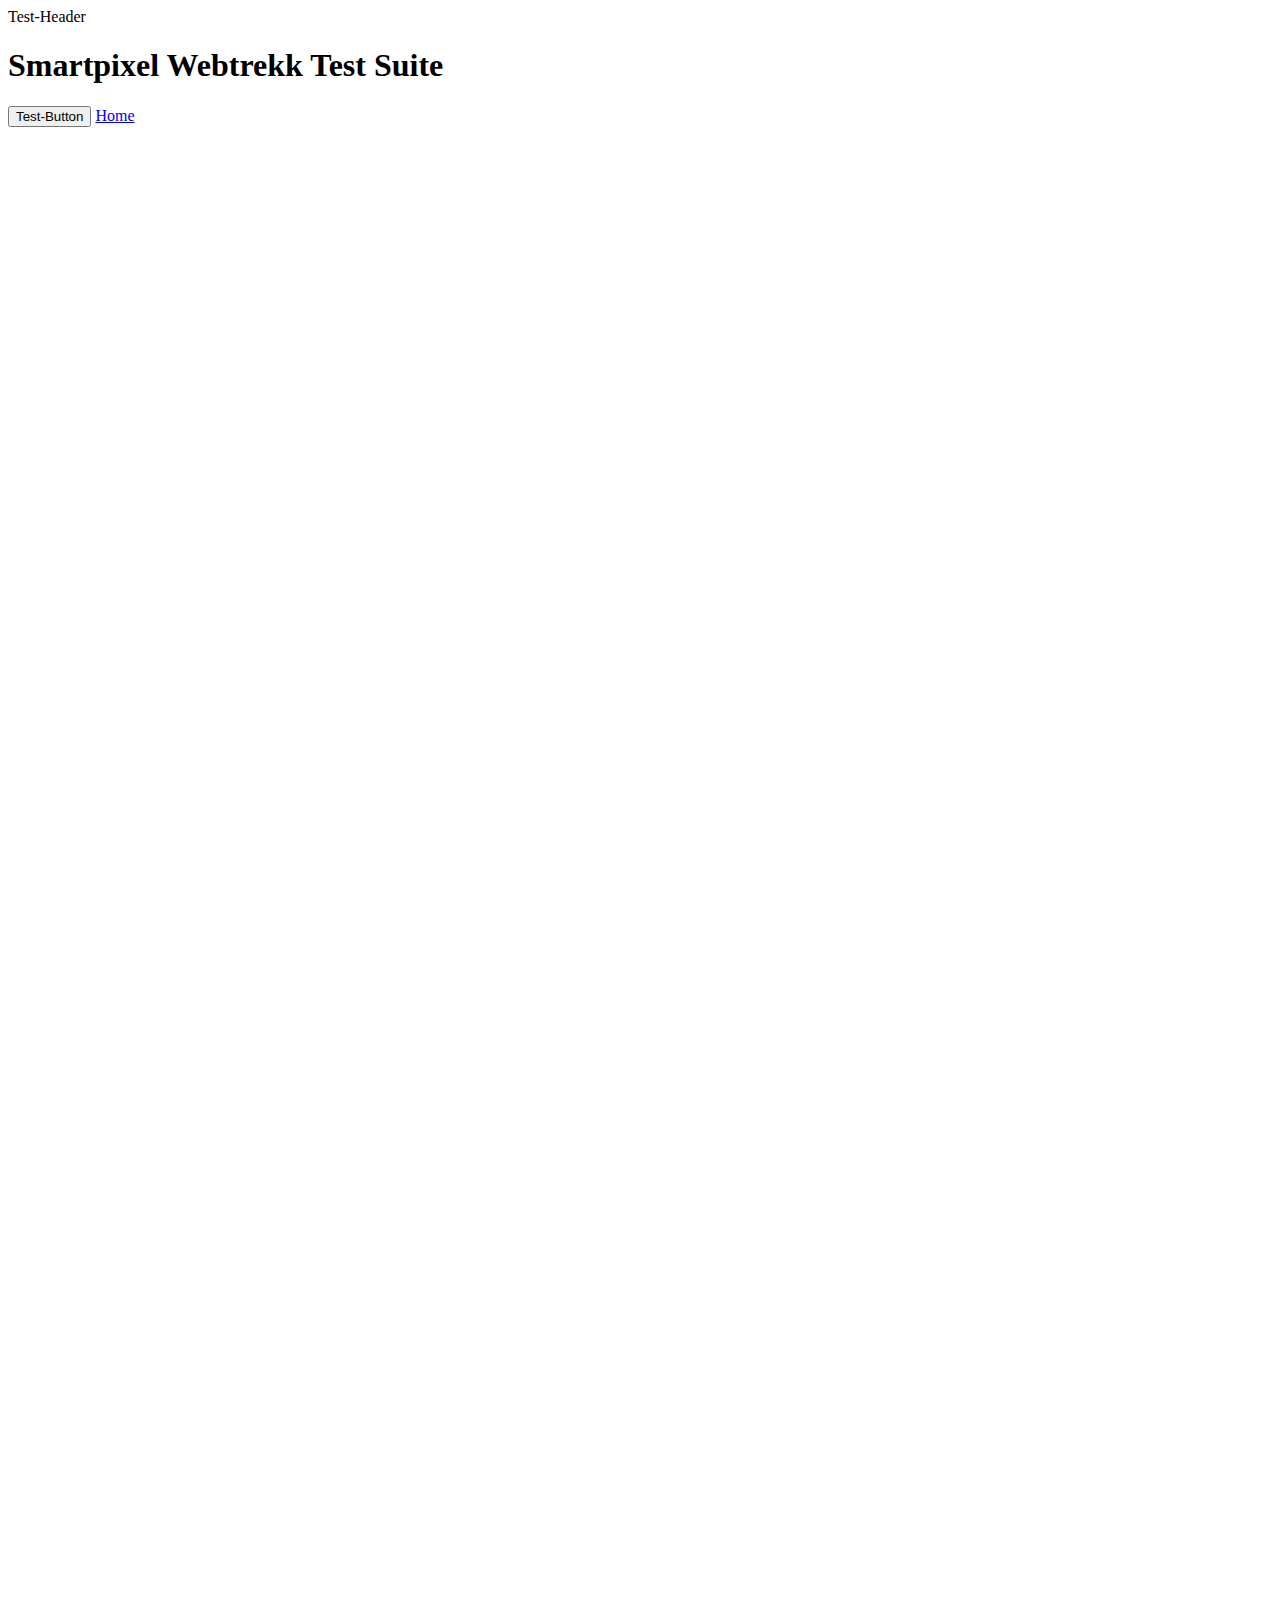
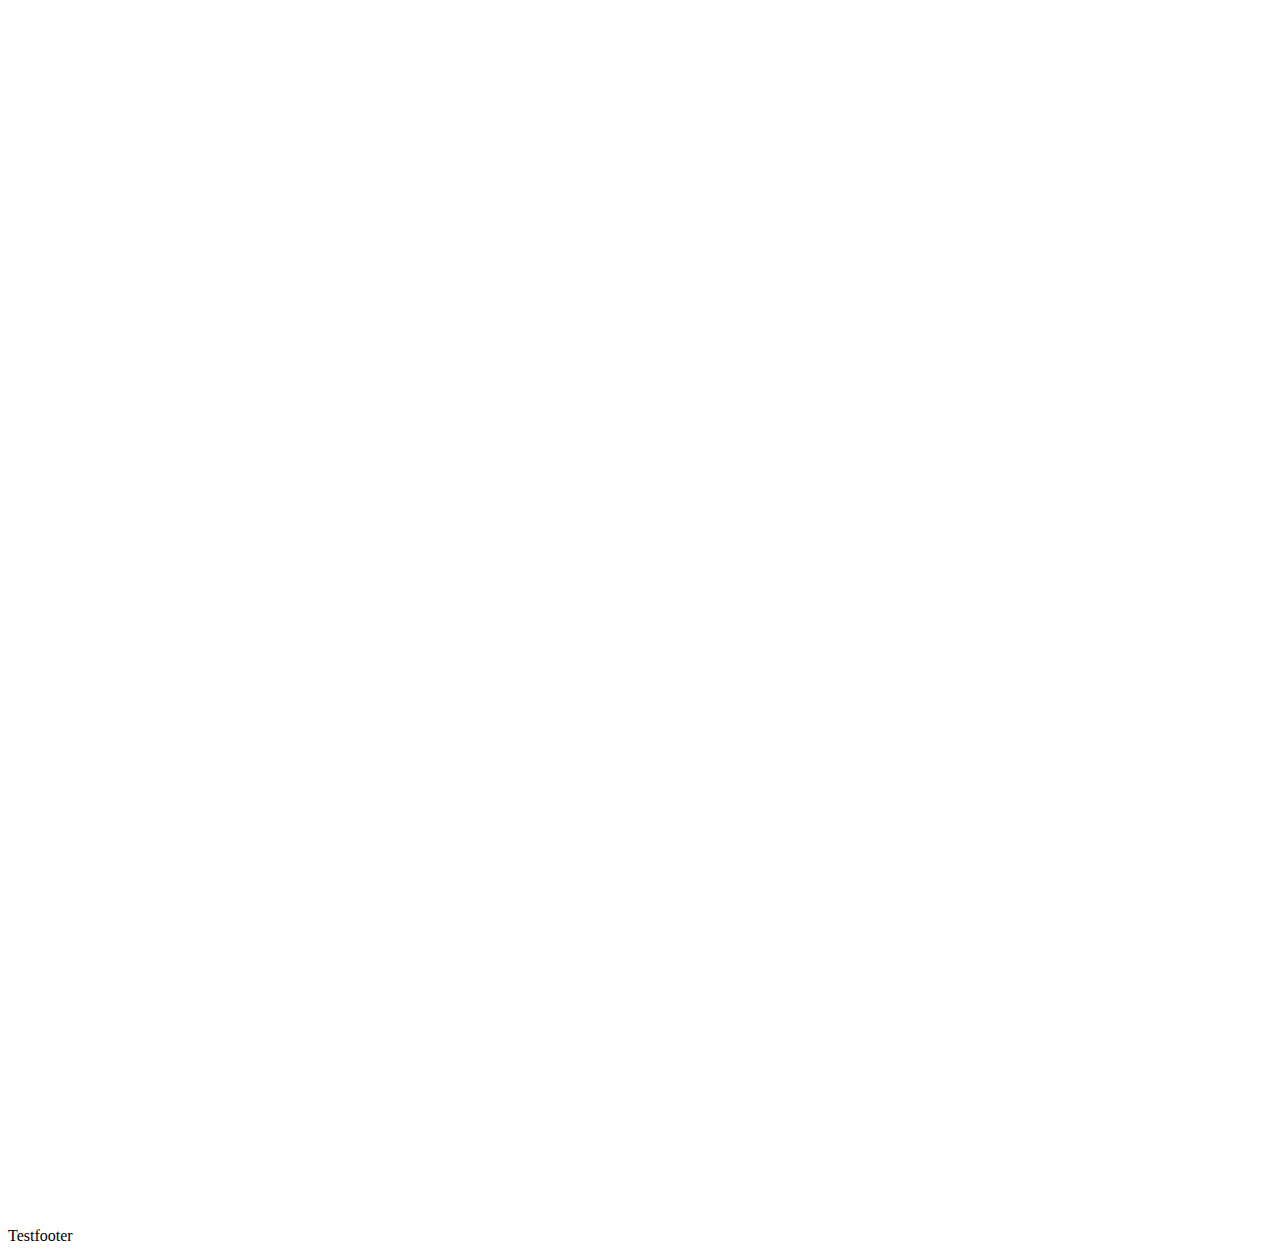
<file: smartpixel.html>
<!DOCTYPE html>
<html lang="en">
  <head>
    <meta charset="UTF-8" />
    <meta name="viewport" content="width=device-width, initial-scale=1.0" />
    <meta http-equiv="X-UA-Compatible" content="ie=edge" />
    <title>Document</title>
    <!-- webtrekk Smart Pixel -->
    <!-- https://docs.webtrekk.com/display/WSP/Smart+Pixel -->
    <script
      type="text/javascript"
      async
      src="js/smartPixel/loader.min.js"
    ></script>

    <!-- webtrekk Smart Pixel Konfiguration -->
    <script type="text/javascript">
      window.wtSmart = window.wtSmart || [];
      window.wtSmart.push(function(wtSmart) {
        // set initial tracking config
        wtSmart.init.set({
          trackId: "371090051465173",
          trackDomain: "tsystems01.webtrekk.net",
          domain: "",
          cookie: "1"
        });

        // set page data
        wtSmart.page.data.set("en.index.home");

        // get initial tracking config
        var config = wtSmart.init.get();

        // send tracking data
        wtSmart.track();
      });
    </script>
  </head>
  <body>
    <header>Test-Header</header>
    <h1>Smartpixel Webtrekk Test Suite</h1>
    <button>Test-Button</button>
    <a href="index.html">Home</a>
    <div style="min-height: 300vh;"></div>
    <footer>Testfooter</footer>
  </body>
</html>
</file>
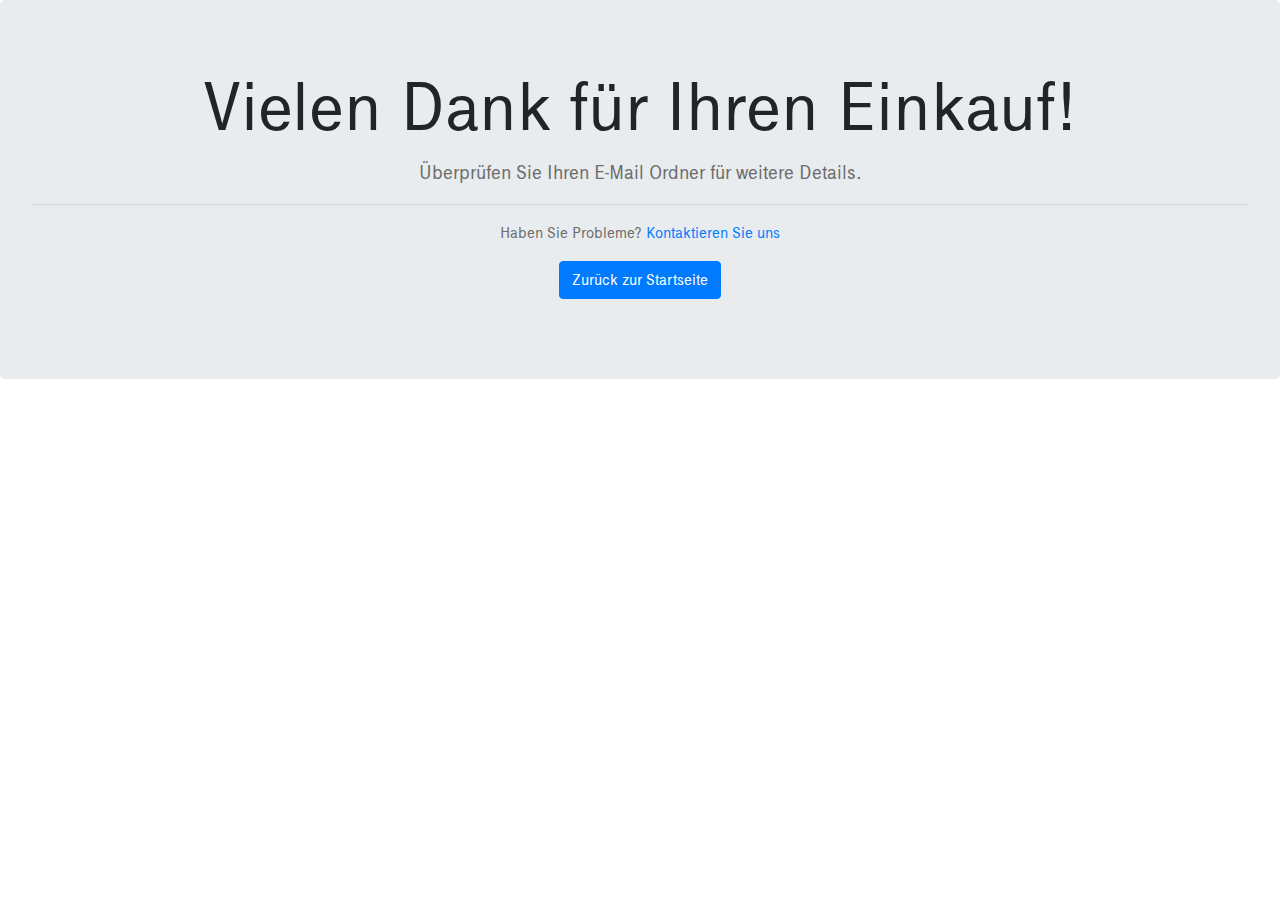
<file: success.html>
<!DOCTYPE html>
<html lang="en">

<head>
  <meta charset="UTF-8" />
  <meta name="viewport" content="width=device-width, initial-scale=1.0" />
  <meta http-equiv="X-UA-Compatible" content="ie=edge" />
  <link rel="stylesheet" href="https://stackpath.bootstrapcdn.com/bootstrap/4.3.1/css/bootstrap.min.css" />
  <link rel="stylesheet" href="https://stackpath.bootstrapcdn.com/font-awesome/4.7.0/css/font-awesome.min.css" />
  <link rel="stylesheet" href="./style.css" />
  <link rel="icon" href="img/favicon.ico" />
  <title>Vielen Dank</title>

  <!-- Embed Webtrekk Tracking Script v4 Pixel  -->
  <script src="js/webtrekk_v4.min.js"></script>

  <!-- Konfiguration Webtrekk v4 Pixel -->
  <script type="text/javascript">
    var pageconfig = {
      contentId: "", // generiert eine automatische Content ID aus der URL
      linkTrack: "link", // aktiviert das Linktracking [link oder standard]
      linkTrackAttribute: "id"
    };
    var wt = new webtrekkV3(pageconfig);

    wt.product = "Blaue Lilien aus Radebeul";
    wt.productQuantity = "1";
    wt.productCost = "40.00";

    wt.productStatus = "conf"; // view, add or conf
    wt.currency = "EUR";
    wt.orderId = "M-0312";
    wt.orderValue = "40.00";
    wt.couponValue = "10.00";

    wt.paymentMethod = "paypal";
    wt.shippingService = "dhl";
    wt.shippingSpeed = "express";

    wt.sendinfo();
  </script>

  <!-- the Webtrekk Tracking-Pixel -->
  <noscript>
    <img src="https://tsystems01.webtrekk.net/371090051465173/wt?p=445,0" height="1" width="1" alt="" />
  </noscript>
</head>

<body>
  <div class="jumbotron text-center">
    <h1 class="display-3">Vielen Dank für Ihren Einkauf!</h1>
    <p class="lead">
      <strong>Überprüfen Sie Ihren E-Mail Ordner</strong> für weitere Details.
    </p>
    <hr />
    <p>Haben Sie Probleme? <a href="">Kontaktieren Sie uns</a></p>
    <p class="lead">
      <a class="btn btn-primary" href="index.html" role="button">Zurück zur Startseite</a>
    </p>
  </div>

  <script src="https://code.jquery.com/jquery-3.3.1.slim.min.js"></script>
  <script src="https://stackpath.bootstrapcdn.com/bootstrap/4.3.1/js/bootstrap.min.js"></script>
</body>

</html>
</file>
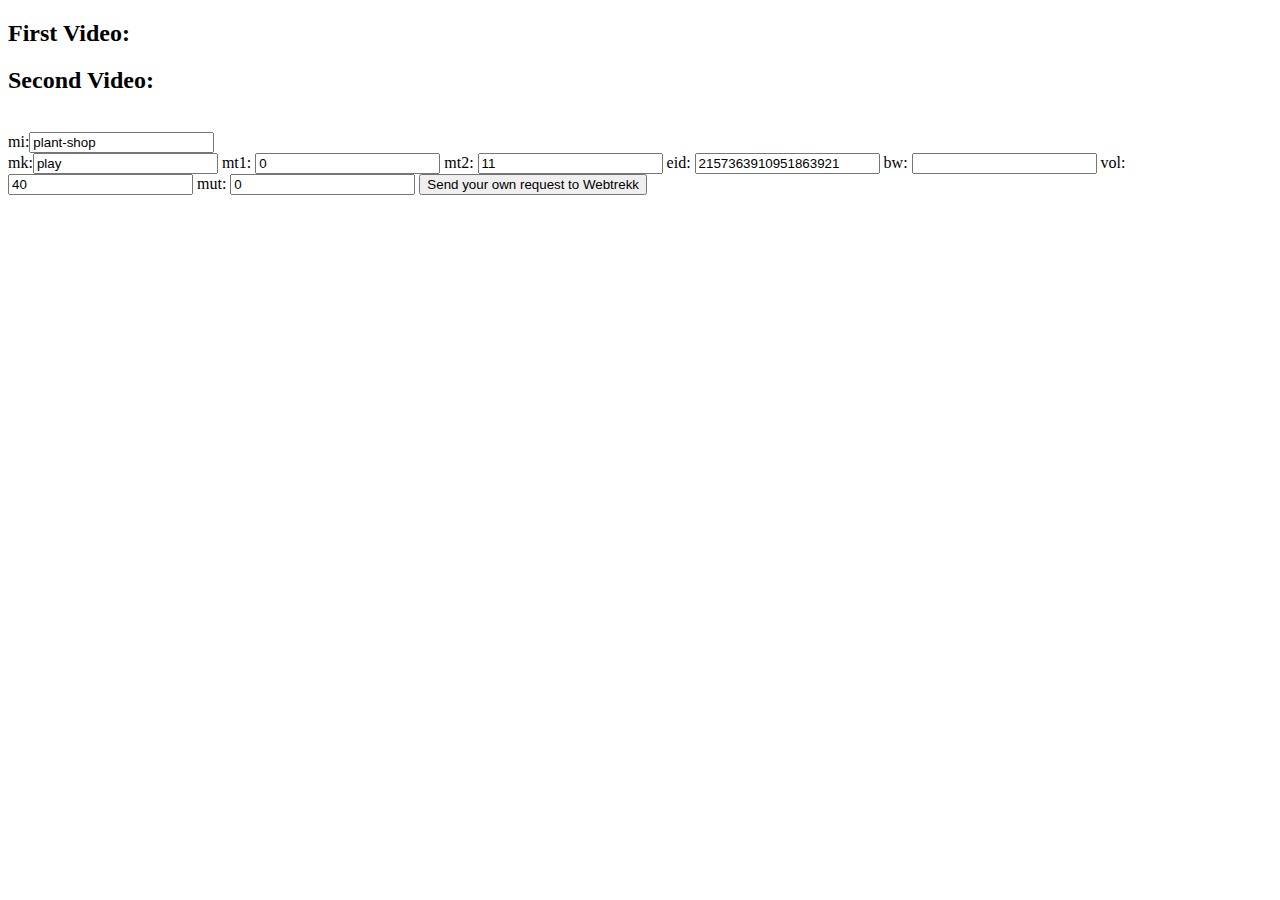
<file: video.html>
<!DOCTYPE html>
<html lang="en">
  <head>
    <meta charset="UTF-8" />
    <meta name="viewport" content="width=device-width, initial-scale=1.0" />
    <meta http-equiv="X-UA-Compatible" content="ie=edge" />
    <link rel="icon" href="img/favicon.ico" />
    <title>Video Test</title>

    <!-- Embed Webtrekk Tracking Script  -->
    <script src="js/webtrekk_v4.min.js"></script>

    <!-- Embed Webtrekk media tracking script -->
    <script src="js/webtrekk_mediaTracking.min.js"></script>

    <!-- Konfiguration Webtrekk -->
    <script type="text/javascript">
      var pageconfig = {
        contentId: "", // generiert eine automatische Content ID aus der URL
        linkTrack: "link", // aktiviert das Linktracking [link oder standard]
        linkTrackAttribute: "id"
      };
      var wt = new webtrekkV3(pageconfig);
      wt.sendinfo();
    </script>

    <!-- Konfiguration Mediatracking -->
    <script src="js/Webtrekk_Youtube Mediatracking codeSnippet.js"></script>

    <!-- the Webtrekk Tracking-Pixel -->
    <noscript>
      <img
        src="https://tsystems01.webtrekk.net/371090051465173/wt?p=445,0"
        height="1"
        width="1"
        alt=""
      />
    </noscript>
  </head>
  <body>
    <!-- event tracking of youtube videos -->
    <h2>First Video:</h2>
    <div id="video1"></div>

    <h2>Second Video:</h2>
    <div id="video2"></div>

    <br />
    mi:<input type="text" id="mi" value="plant-shop" />
    <br />
    mk:<input type="text" id="mk" value="play" /> mt1:
    <input type="text" id="mt1" value="0" /> mt2:
    <input type="text" id="mt2" value="11" /> eid:
    <input type="text" id="eid" value="2157363910951863921" /> bw:
    <input type="text" id="bw" value="" /> vol:
    <input type="text" id="vol" value="40" /> mut:
    <input type="text" id="mut" value="0" />

    <button id="send-request">Send your own request to Webtrekk</button>

    <script>
      //only for video.html as testscript
      if (document.querySelector("#send-request"))
        document
          .querySelector("#send-request")
          .addEventListener("click", () => {
            wt_sendinfo_media(
              document.querySelector("#mi").value,
              document.querySelector("#mk").value,
              document.querySelector("#mt1").value,
              document.querySelector("#mt2").value,
              document.querySelector("#eid").value,
              document.querySelector("#bw").value,
              document.querySelector("#vol").value,
              document.querySelector("#mut").value
            );
          });
    </script>
  </body>
</html>
</file>
<file: style.css>
@font-face {
  font-family: TeleGroteskMedium;
  src: url(./fonts/telegrotesknext-medium.woff) format('woff'),
    url(./fonts/telegrotesknext-medium.woff2) format('woff2');
}

:root {
  /* Colour Variables Telekom Brand Design */
  --magenta: rgb(226, 0, 116);
  --white: rgb(255, 255, 255);
  --black: rgb(75, 75, 75);
  --superlightgrey: rgb(238, 238, 238);
  --lightgrey: #a4a4a4;
  --darkgrey: #6c6c6c;
  --darkblue: rgb(16, 99, 173);
  --lightblue: rgb(83, 186, 242);
  --cyan: #1bada2;
  --green: #bfcb44;
  --yellow: #ffd329;
  --orange: #ff9a1e;
}

* {
  margin: 0;
  padding: 0;
}

a {
  cursor: pointer;
}

body {
  font-family: TeleGroteskMedium !important;
  background-color: var(--white);
}

.top-nav-bar {
  height: 57px;
  top: 0;
  position: sticky;
  background: var(--white);
  box-shadow: 0px 1px 2px 1px var(--darkgrey);
  z-index: 2;
}

.search-box {
  display: inline-flex;
  width: 60%;
}

.top-nav-bar .search-box img.logo {
  height: 42px;
  margin: 10px 50px;
}

.top-nav-bar .search-box a {
  text-decoration: none;
  cursor: pointer;
  width: 100%;
}

.top-nav-bar .search-box h1 {
  color: var(--darkgrey);
  margin-top: 5px;
  font-size: 38px;
}

.top-nav-bar .search-box input.form-control {
  margin-top: 9px;
  margin-left: 30px;
  border: 1px solid var(--superlightgrey);
  border-radius: 20px 0 0 20px !important;
  background: var(--superlightgrey);
  box-shadow: none !important;
}

.top-nav-bar .search-box input.form-control:focus {
  border-color: var(--superlightgrey);
  background-color: var(--superlightgrey);
}

.top-nav-bar .search-box span.input-group-text {
  background: var(--superlightgrey) !important;
  border: 1px solid var(--superlightgrey) !important;
  margin: 8.5px 10px 3px 0 !important;
  border-radius: 0 20px 20px 0 !important;
  cursor: pointer;
  height: 38px;
}

.top-nav-bar .search-box span.input-group-text i.fa-search {
  color: var(--lightgrey);
}

.menu-bar {
  width: 40%;
  height: 57px;
  float: right;
}

.menu-bar ul {
  display: inline-flex;
  float: right;
}

.menu-bar ul li {
  border-left: 1px solid var(--white);
  list-style-type: none;
  padding: 15px 35px;
  text-align: center;
  background-color: var(--cyan);
  cursor: pointer;
}

.menu-bar ul li:hover {
  background-color: var(--darkgrey);
}

.menu-bar ul li a:not(.button-clear-cart) {
  font: bold 16px;
  text-decoration: none;
  color: var(--white);
}

.menu-bar ul li a .fa-shopping-cart {
  margin-right: 5px;
}

.menu-bar ul li a .fa-user-plus {
  margin-right: 5px;
}

.menu-bar ul li a .fa-user {
  margin-right: 5px;
}

.submenu {
  position: relative;
}

.submenu #shopping-cart {
  display: none;
}
.submenu:hover #shopping-cart {
  display: block;
  position: absolute;
  left: 0;
  top: 100%;
  z-index: 1;
  background-color: white;
  box-shadow: 5px 5px 5px 0px var(--darkgrey);
  padding: 20px;
  min-height: 400px;
  min-width: 300px;
}
/* Tables
–––––––––––––––––––––––––––––––––––––––––––––––––– */
th,
td {
  padding: 12px 15px;
  text-align: left;
  border-bottom: 1px solid #e1e1e1;
}
th:first-child,
td:first-child {
  padding-left: 0;
}
th:last-child,
td:last-child {
  padding-right: 0;
}

/* Utilities
–––––––––––––––––––––––––––––––––––––––––––––––––– */
.u-full-width {
  width: 100%;
  box-sizing: border-box;
}

/* Buttons
–––––––––––––––––––––––––––––––––––––––––––––––––– */
.button-clear-cart {
  display: inline-block;
  height: 38px;
  padding: 0 30px;
  color: var(--darkgrey);
  text-align: center;
  font-size: 11px;
  font-weight: 600;
  line-height: 38px;
  letter-spacing: 0.1rem;
  text-transform: uppercase;
  text-decoration: none;
  white-space: nowrap;
  background-color: transparent;
  border-radius: 4px;
  border: 1px solid #bbb;
  cursor: pointer;
  box-sizing: border-box;
}
.button-clear-cart:hover,
.button-clear-cart:focus {
  color: var(--cyan);
  border-color: var(--cyan);
  outline: 0;
  text-decoration: none;
}

.remove {
  background-color: red;
  border-radius: 50%;
  padding: 5px 10px;
  text-decoration: none;
  color: white;
  font-weight: bold;
}

@media only screen and (max-width: 1030px) {
  .top-nav-bar {
    height: 118px;
    border-bottom: 0;
  }
  .search-box {
    width: 100%;
  }
  .top-nav-bar .search-box h1 {
    font-size: 32px;
  }
  .menu-bar {
    width: 100%;
  }
  .menu-bar ul {
    margin: 10px 0;
    width: 100%;
  }
  .menu-bar ul li {
    font-size: 18px;
    height: 70px;
    width: 100%;
  }
}

/* breadcrumb */
ul.breadcrumb {
  padding: 10px 16px;
  margin-top: 20px;
  list-style: none;
  background-color: var(--superlightgrey);
}
ul.breadcrumb li {
  display: inline;
  font-size: 18px;
}
ul.breadcrumb li + li:before {
  padding: 8px;
  color: var(--darkgrey);
  content: '/\00a0';
}
ul.breadcrumb li {
  color: var(--darkgrey);
}
ul.breadcrumb li a {
  color: var(--orange);
  text-decoration: none;
}
ul.breadcrumb li a:hover {
  color: var(--cyan);
  text-decoration: underline;
}
@media only screen and (max-width: 1030px) {
  ul.breadcrumb {
    margin-top: 40px;
  }
}
@media only screen and (max-width: 536px) {
  ul.breadcrumb {
    margin-top: 60px;
  }
}

/* Title */
.title-plantshop {
  padding: 100px 0;
}
.title-box-plantshop {
  margin: 20px 0;
}
.title-style h1 {
  padding: 40px 0;
  color: var(--darkgrey);
}
.title-style {
  margin: 0 auto 40px;
  height: 120px;
  width: 80%;
  max-width: 700px;
  background: var(--white);
  position: relative;
  box-shadow: 0 4px 5px 0 rgba(0, 0, 50, 0.5);
}
.title-style::after {
  content: '';
  height: 100px;
  width: 200px;
  background-color: var(--cyan);
  position: absolute;
  top: -10px;
  left: -10px;
  z-index: -1;
}
.title-style::before {
  content: '';
  height: 100px;
  width: 200px;
  background-color: var(--cyan);
  position: absolute;
  bottom: -10px;
  right: -10px;
  z-index: -1;
}

@media only screen and (max-width: 770px) {
  .title-style h1 {
    font-size: 28px;
  }
}

/* slider  */
.slider {
  width: 80%;
  margin: 5% 10% 0 10%;
  padding: 0 10px;
}
.carousel {
  box-shadow: 1px 1px 4px 1px rgba(0, 0, 0, 0.5);
}
.carousel-indicators {
  z-index: 1 !important;
}
@media only screen and (max-width: 980px) {
  .slider {
    width: 100%;
    margin-left: 0;
  }
}

/* featured Categories */
.featured-categories {
  padding: 50px 0;
  margin: 50px 0;
  box-shadow: 1px 1px 4px 1px rgba(0, 0, 0, 0.5);
}
.featured-categories img {
  width: 100%;
  padding: 20px 0;
  transition: 1s;
  cursor: pointer;
  border-radius: 5%;
}
.featured-categories img:hover {
  transform: scale(1.1);
}

.featured-categories h2 {
  text-align: center;
  margin-top: 5px;
  color: var(--darkgrey);
  text-decoration: underline var(--cyan);
}

/* on sale/similar product */
.title-box {
  background: var(--cyan);
  color: var(--white);
  width: 180px;
  padding: 4px 10px;
  height: 40px;
  margin-bottom: 30px;
  display: flex;
}

.title-box::after {
  content: '';
  border-top: 40px solid var(--cyan);
  border-right: 50px solid transparent;
  position: absolute;
  display: flex;
  margin: -4px 0 0 170px;
}

/* product-top css */
.product-top img {
  width: 100%;
}
.overlay-right {
  width: 100%;
  display: block;
  opacity: 0;
  position: absolute;
  top: 10%;
  margin-left: 0;
  width: 70px;
}
.overlay-right .fa {
  cursor: pointer;
  background-color: var(--white);
  color: var(--darkgrey);
  height: 35px;
  width: 35px;
  font-size: 20px;
  padding: 7px;
  margin-top: 5%;
  margin-bottom: 5%;
}
.overlay-right .btn-secondary {
  background: none !important;
  border: none !important;
  box-shadow: none !important;
}
.product-top:hover .overlay-right {
  opacity: 1;
  margin-left: 5%;
  transition: 0.5s;
}

.product-bottom .fa {
  color: var(--cyan);
  font-size: 10px;
}
.product-bottom h3 {
  font-size: 20px;
  font-weight: bold;
}
.product-bottom h5 {
  font-size: 15px;
}

/* product-detail-page */
.product-detail {
  margin-top: 70px;
}
.product-detail .single-product p.new-arrival {
  background: var(--cyan);
  width: 50px;
  color: var(--white);
  font: 12px bold;
  margin-top: 20px;
}

.product-detail .single-product .col-md-7 h2,
p {
  color: var(--darkgrey);
}
.product-detail .single-product i.fa {
  color: var(--cyan);
}
.product-detail .single-product p.price {
  color: var(--cyan);
  font: 30px bold;
  padding-top: 20px;
}
.product-detail .single-product input[type='text'] {
  border: 1px solid var(--lightgrey);
  font-weight: bold;
  height: 33px;
  text-align: center;
  width: 30px;
}
.product-detail .single-product button.btn-primary {
  background: var(--cyan) !important;
  color: var(--white);
  font-size: 15px;
  margin-left: 10px;
  border: none;
  box-shadow: none !important;
}
.product-detail .product-description {
  width: 60%;
  margin: 20px 20%;
}
.product-detail .product-description p {
  margin-top: 30px;
  text-align: justify;
}

.product-detail .product-description a,
h3 {
  color: var(--cyan);
}

.product-detail .product-description input[type='submit'] {
  margin-top: 30px;
  border: none;
  background-color: var(--cyan);
  color: var(--white);
  height: 40px;
  width: 100px;
  font-size: 14px;
}
.product-detail .product-description .review-form {
  width: 400px;
  padding: 20px;
  border: 1px solid var(--lightgrey);
}

.product-detail .product-description textarea {
  width: 100%;
  height: 60px;
}
#similar-products {
  margin-top: 100px;
}
@media only screen and (max-width: 760px) {
  .product-detail .product-description {
    width: 90%;
    margin: 20px 5%;
  }
}

/* footer */

@media (max-height: 800px) {
  footer {
    position: static;
  }
}

.footer-distributed {
  background-color: var(--cyan);
  box-sizing: border-box;
  width: 100%;
  text-align: left;
  padding: 50px 50px 60px 50px;
  margin-top: 80px;
}

.footer-distributed .footer-left,
.footer-distributed .footer-center,
.footer-distributed .footer-right {
  display: inline-block;
  vertical-align: top;
}

/* Footer left */

.footer-distributed .footer-left {
  width: 30%;
}

.footer-distributed h3 {
  color: var(--white);
  font-size: 36px;
  margin: 0;
}

/* The company logo */

.footer-distributed .footer-left img {
  width: 30%;
}

.footer-distributed h3 span {
  color: var(--orange);
}

/* Footer links */

.footer-distributed .footer-links {
  color: var(--white);
  margin: 20px 0 12px;
}

.footer-distributed .footer-links a {
  display: inline-block;
  line-height: 1.8;
  text-decoration: none;
  color: inherit;
}

.footer-distributed .footer-company-name {
  color: var(--white);
  font-size: 14px;
  font-weight: normal;
  margin: 0;
}

/* Footer Center */

.footer-distributed .footer-center {
  width: 35%;
}

.footer-distributed .footer-center i {
  background-color: var(--darkgrey);
  color: var(--white);
  font-size: 25px;
  width: 38px;
  height: 38px;
  border-radius: 50%;
  text-align: center;
  line-height: 42px;
  margin: 10px 15px;
  vertical-align: middle;
}

.footer-distributed .footer-center i.fa-envelope {
  font-size: 17px;
  line-height: 38px;
}

.footer-distributed .footer-center p {
  display: inline-block;
  color: var(--white);
  vertical-align: middle;
  margin: 0;
}

.footer-distributed .footer-center p span {
  display: block;
  font-weight: normal;
  font-size: 14px;
  line-height: 2;
}

.footer-distributed .footer-center p a {
  color: var(--white);
  text-decoration: none;
}

/* Footer Right */

.footer-distributed .footer-right {
  width: 30%;
}

.footer-distributed .footer-company-about {
  line-height: 20px;
  color: var(--white);
  font-size: 13px;
  font-weight: normal;
  margin: 0;
}

.footer-distributed .footer-company-about span {
  display: block;
  color: #ffffff;
  font-size: 18px;
  font-weight: bold;
  margin-bottom: 20px;
}

.footer-distributed .footer-icons {
  margin-top: 25px;
}

.footer-distributed .footer-icons a {
  display: inline-block;
  width: 35px;
  height: 35px;
  cursor: pointer;
  background-color: var(--darkgrey);
  border-radius: 2px;

  font-size: 20px;
  color: var(--white);
  text-align: center;
  line-height: 35px;

  margin-right: 3px;
  margin-bottom: 5px;
}

/* Here is the code for Responsive Footer */
/* You can remove below code if you don't want Footer to be responsive */

@media (max-width: 880px) {
  .footer-distributed .footer-left,
  .footer-distributed .footer-center,
  .footer-distributed .footer-right {
    display: block;
    width: 100%;
    margin-bottom: 40px;
    text-align: center;
  }

  .footer-distributed .footer-center i {
    margin-left: 0;
  }
}
</file>
<file: login.css>
/* Login */
#hero {
  height: 100%;
  width: 100%;
  background-image: linear-gradient(rgba(0, 0, 0, 0.4), rgba(0, 0, 0, 0.4)),
    url('./img/flower-banner.jpg');
  background-position: center;
  background-size: cover;
  position: absolute;
}
#hero .form-box {
  width: 380px;
  height: 480px;
  position: relative;
  margin: 6% auto;
  background: var(--white);
  padding: 5px;
  border-radius: 30px;
  overflow: hidden;
}
#hero .form-box .button-box {
  width: 220px;
  margin: 35px auto;
  position: relative;
  box-shadow: 0 0 20px 9px var(--cyan);
  border-radius: 30px;
}
#hero .form-box .button-box #btn {
  position: absolute;
  top: 0;
  left: 0;
  width: 110px;
  height: 100%;
  background: var(--cyan);
  border-radius: 30px;
  transition: 0.5s;
}
#hero .form-box .button-box button {
  padding: 10px 30px;
  cursor: pointer;
  background: transparent;
  border: 0;
  outline: none;
  position: relative;
}
#hero .form-box .button-box #login-btn {
  color: var(--white);
}
#hero .form-box .button-box #register-btn {
  color: var(--darkgrey);
}
#hero .form-box .social-icons {
  margin: 30px auto;
  text-align: center;
}
#hero .form-box .social-icons img {
  width: 30px;
  margin: 0 12px;
  cursor: pointer;
}
#hero .form-box form {
  top: 180px;
  position: absolute;
  width: 280px;
  transition: 0.5s;
}
#hero .form-box form input[type='text'],
input[type='password'] {
  width: 100%;
  padding: 10px 0;
  margin: 5px 0;
  border-right: 0;
  border-top: 0;
  border-left: 0;
  border-bottom: 1px solid var(--lightgrey);
  outline: none;
  background: transparent;
}
#hero .form-box form input[type='checkbox'] {
  margin: 30px 10px 30px 0;
}
#hero .form-box form label {
  color: var(--lightgrey);
  font-size: 12px;
  position: absolute;
  bottom: 65px;
}
#hero .form-box form button[type='submit'] {
  width: 85%;
  padding: 10px 30px;
  cursor: pointer;
  display: block;
  margin: auto;
  background: var(--cyan);
  color: var(--white);
  border: 0;
  outline: none;
  border-radius: 30px;
}
#hero .form-box form#login-form {
  left: 50px;
}
#hero .form-box form#register-form {
  left: 450px;
}

@media only screen and (max-width: 600px) {
  #hero .form-box {
    margin-top: 20%;
    width: 340px;
  }
  #hero .form-box form {
    width: 240px;
  }
}
</file>
